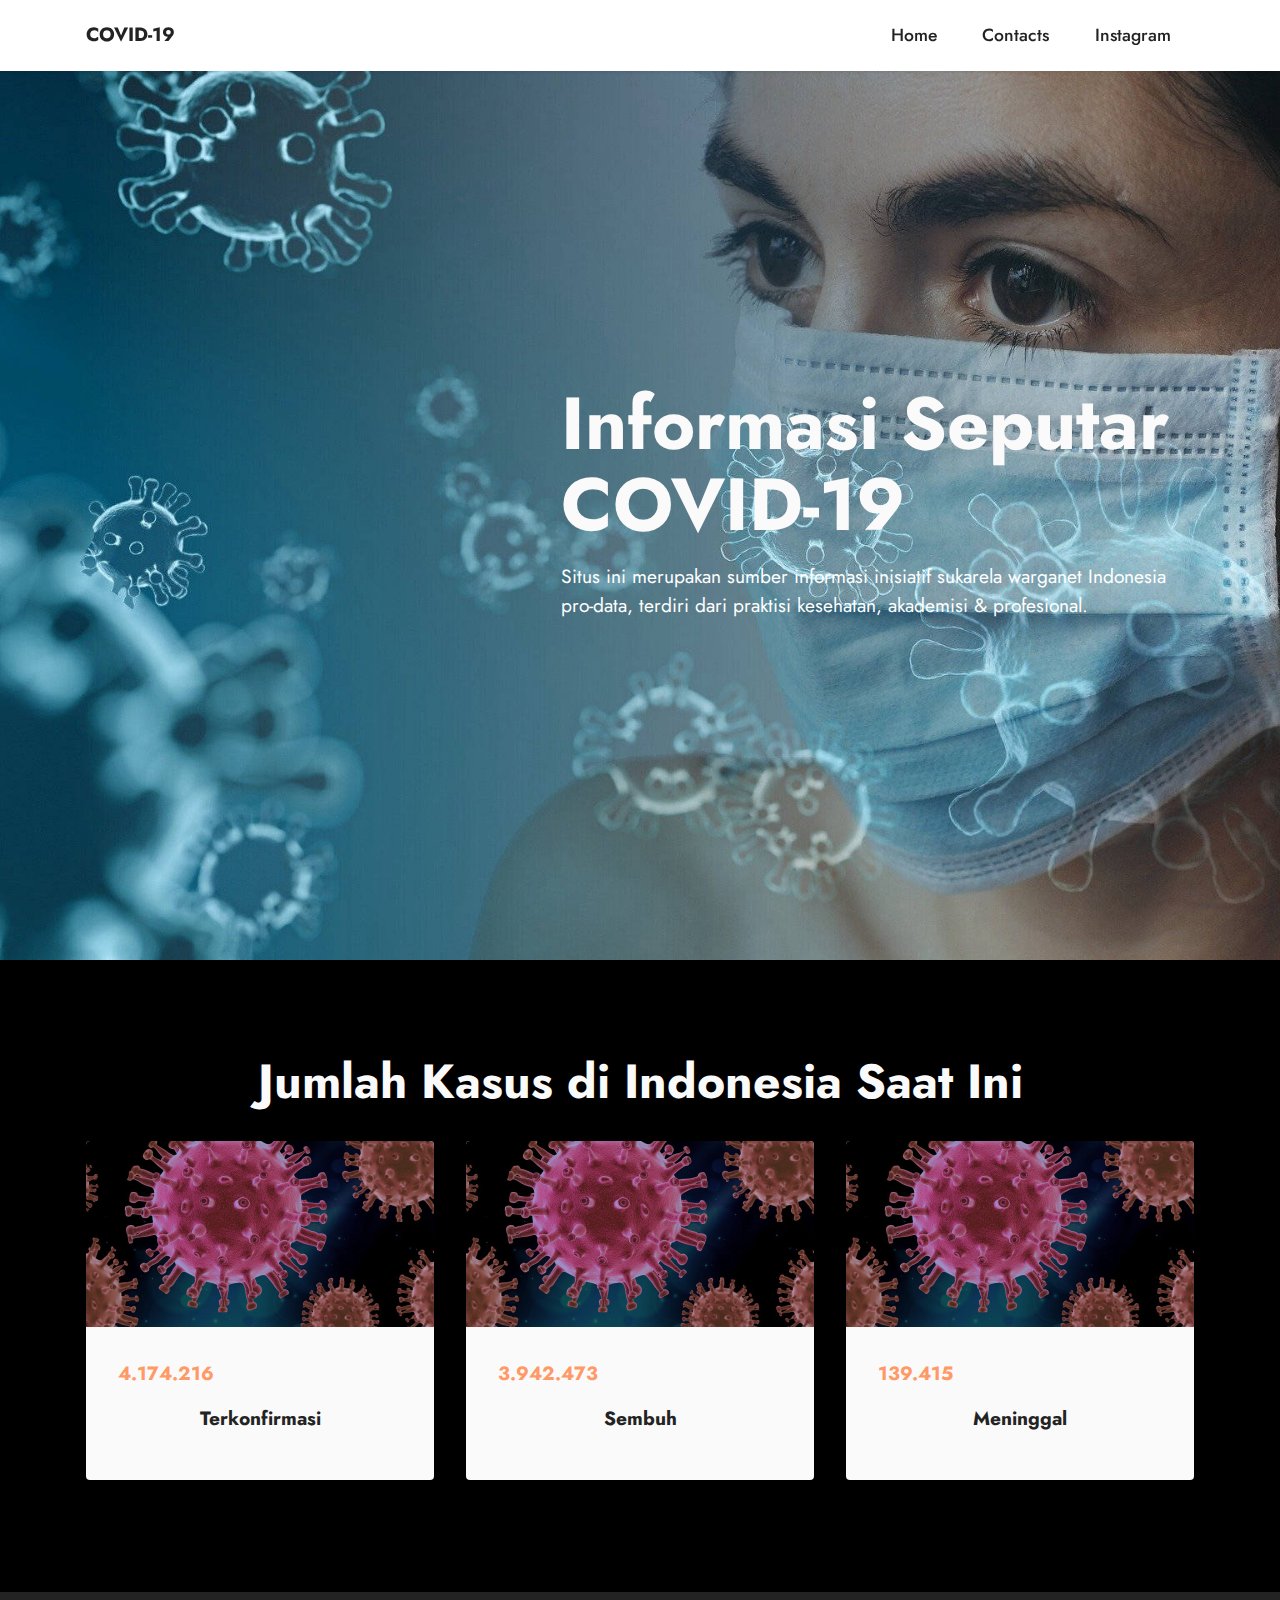
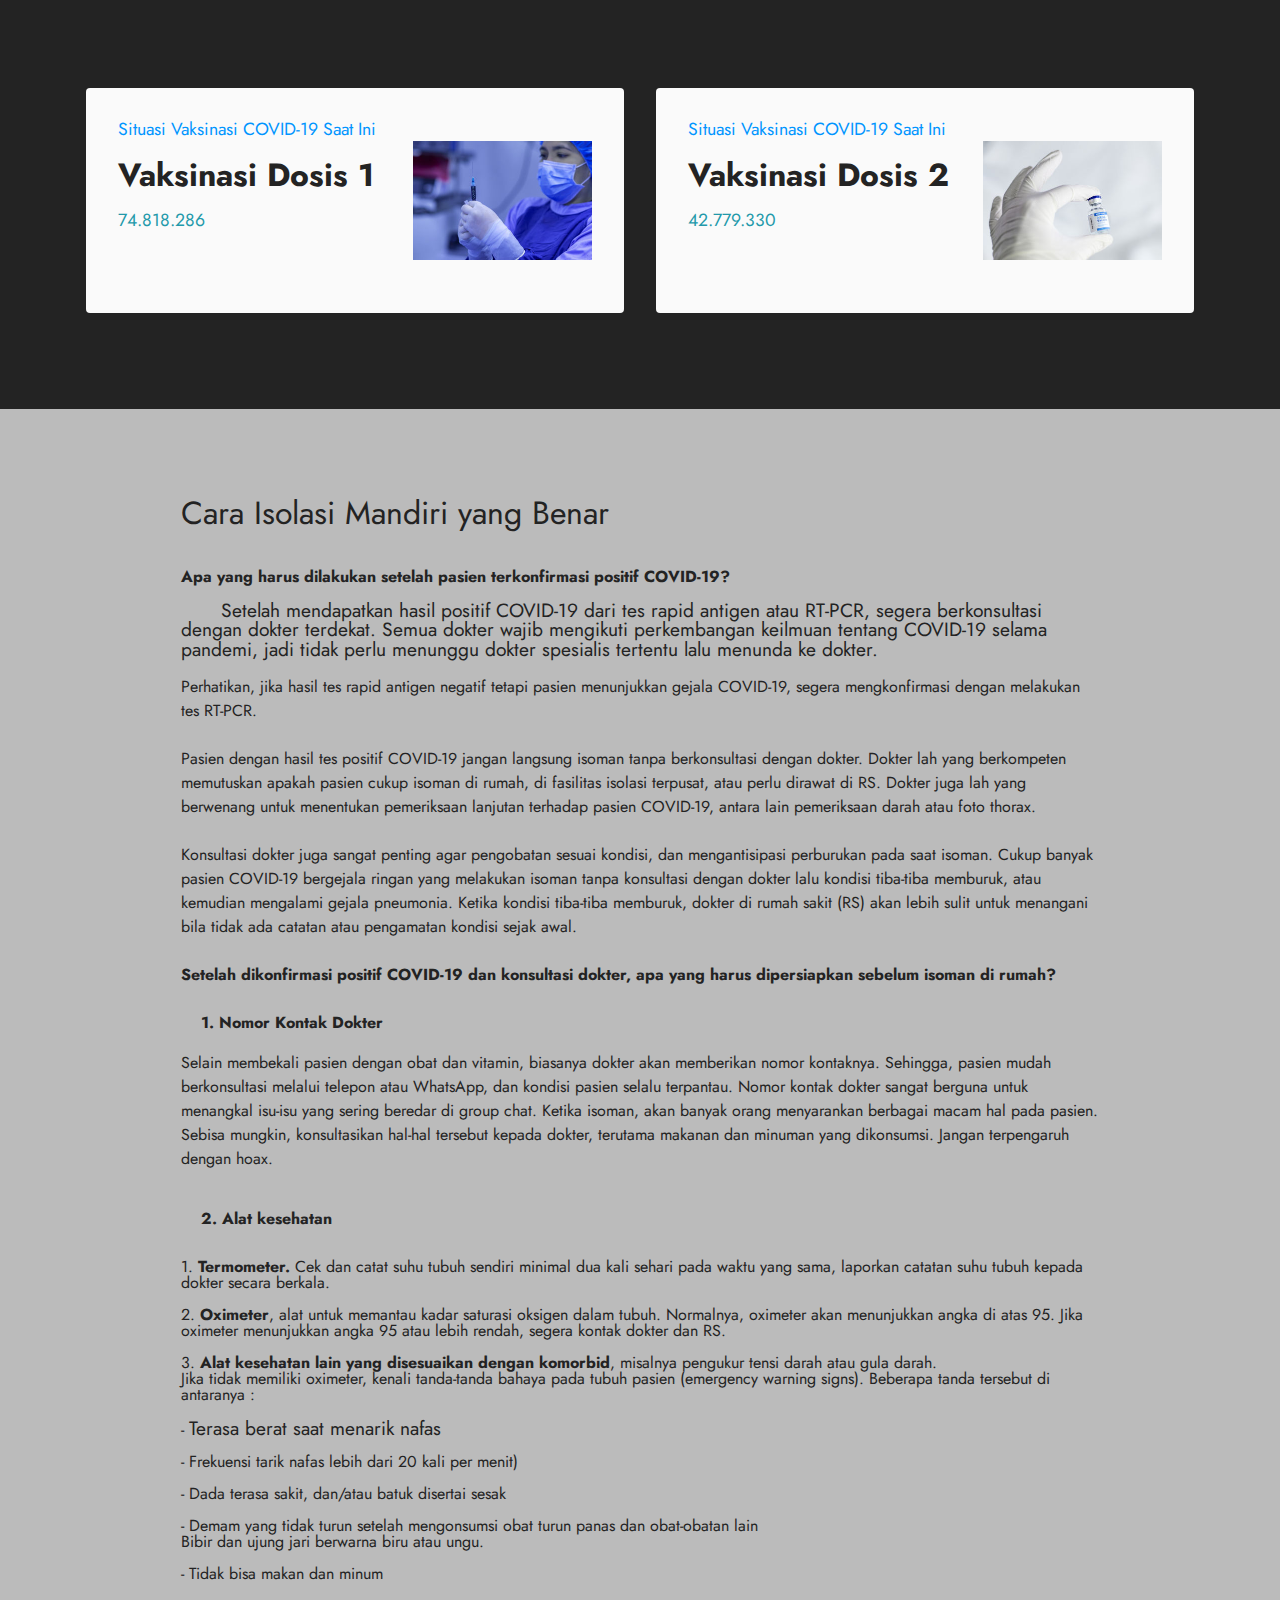
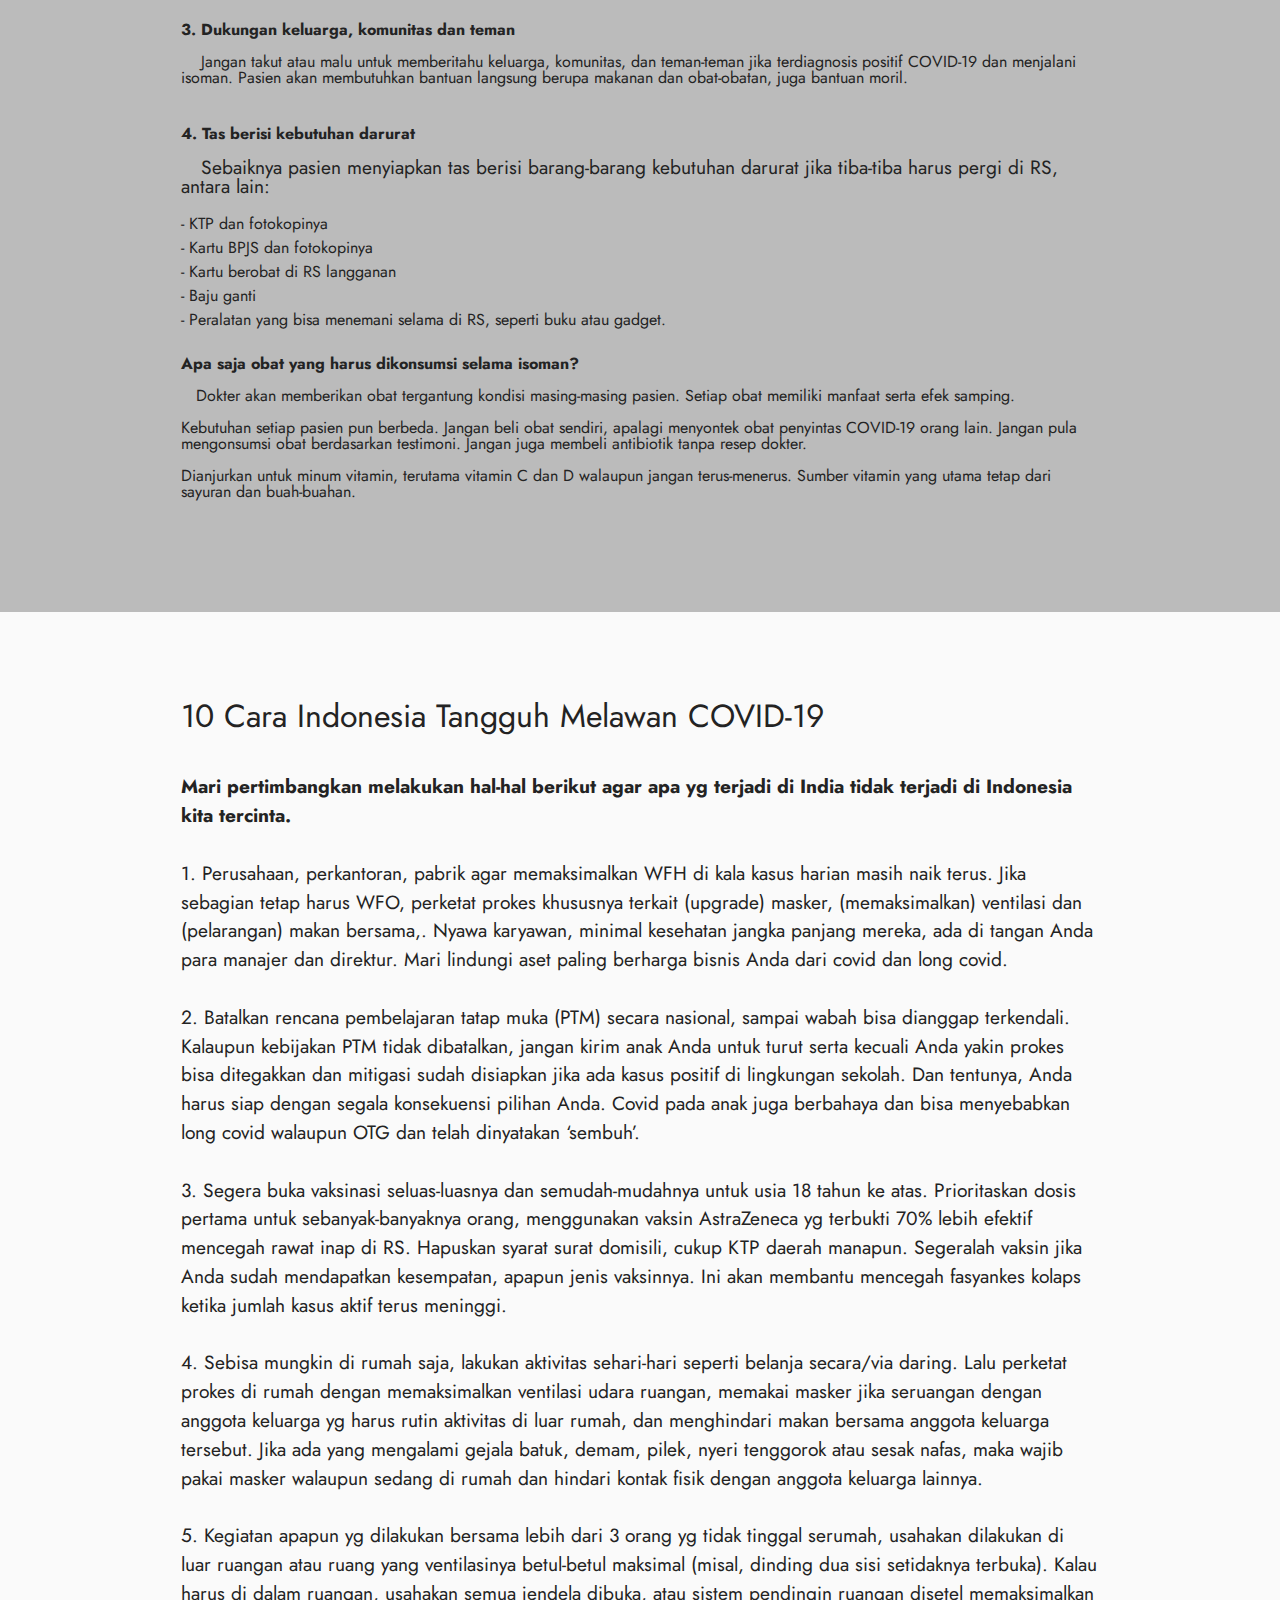
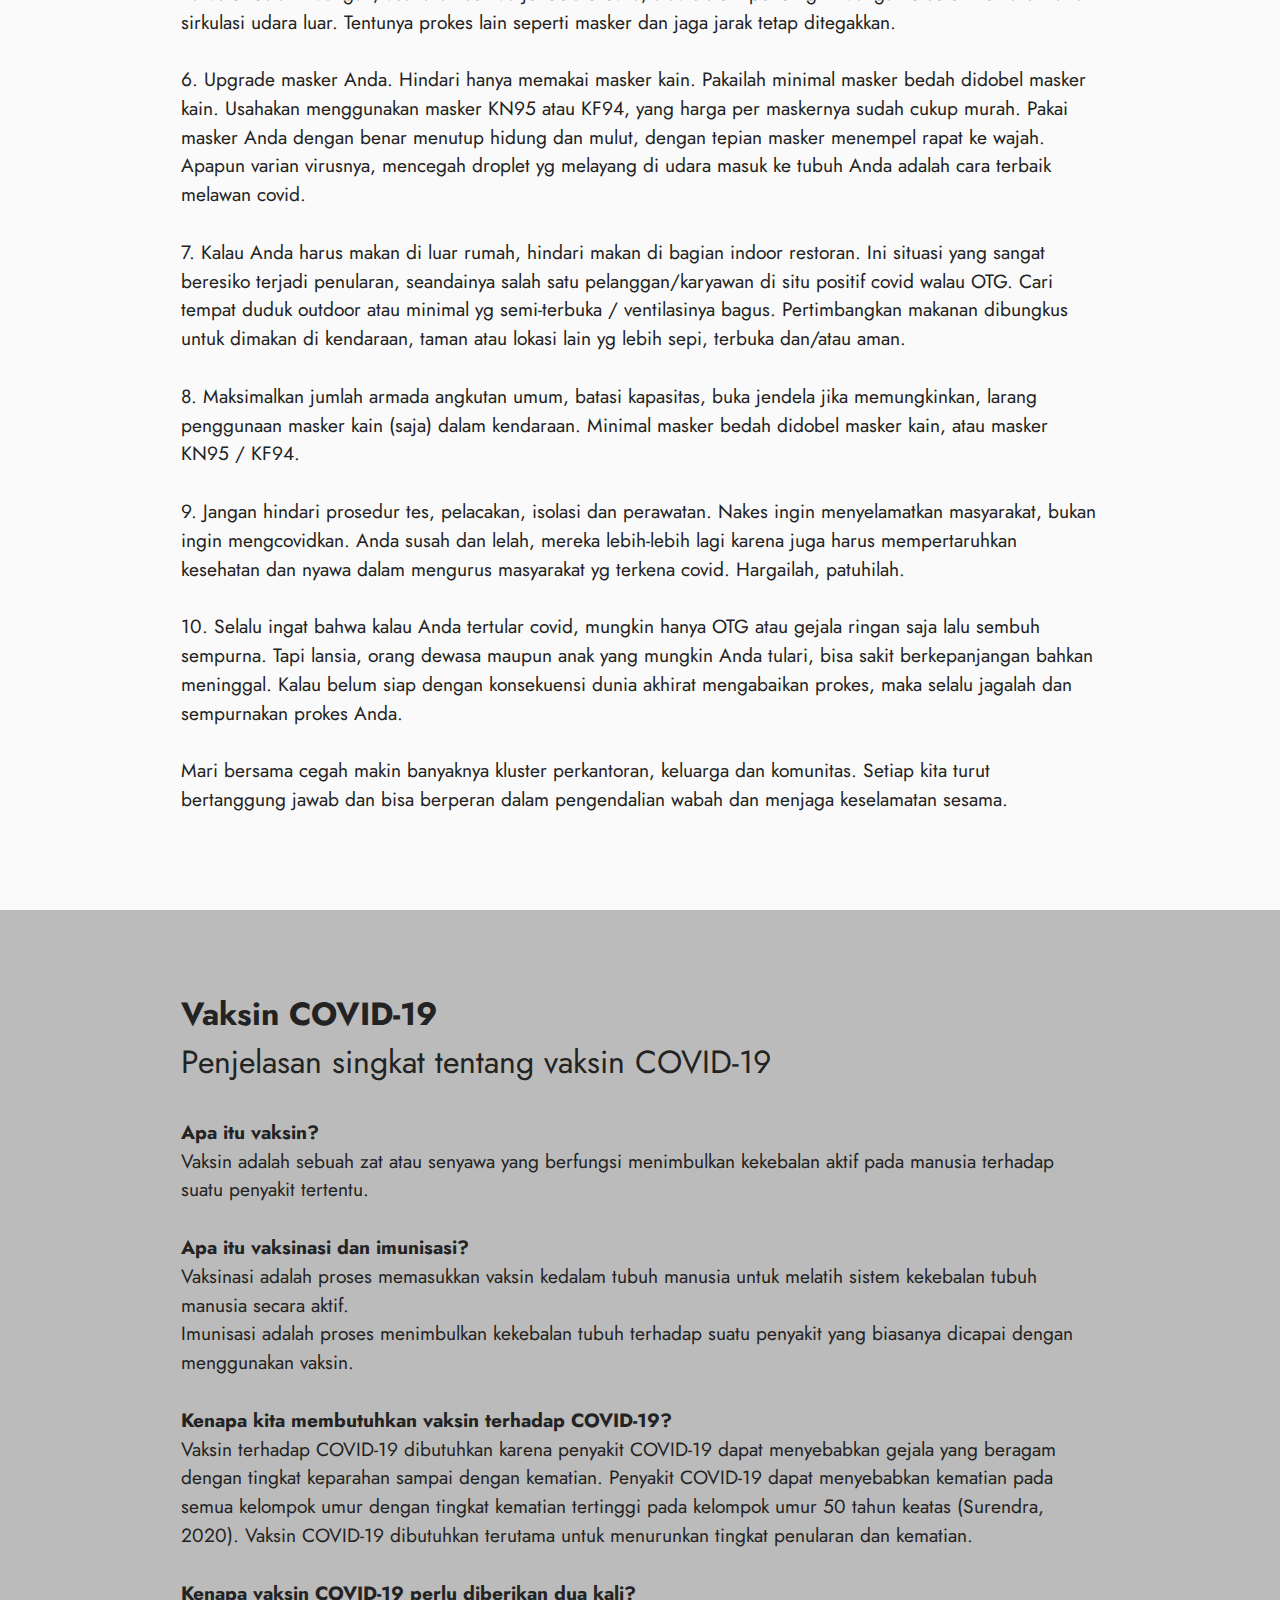
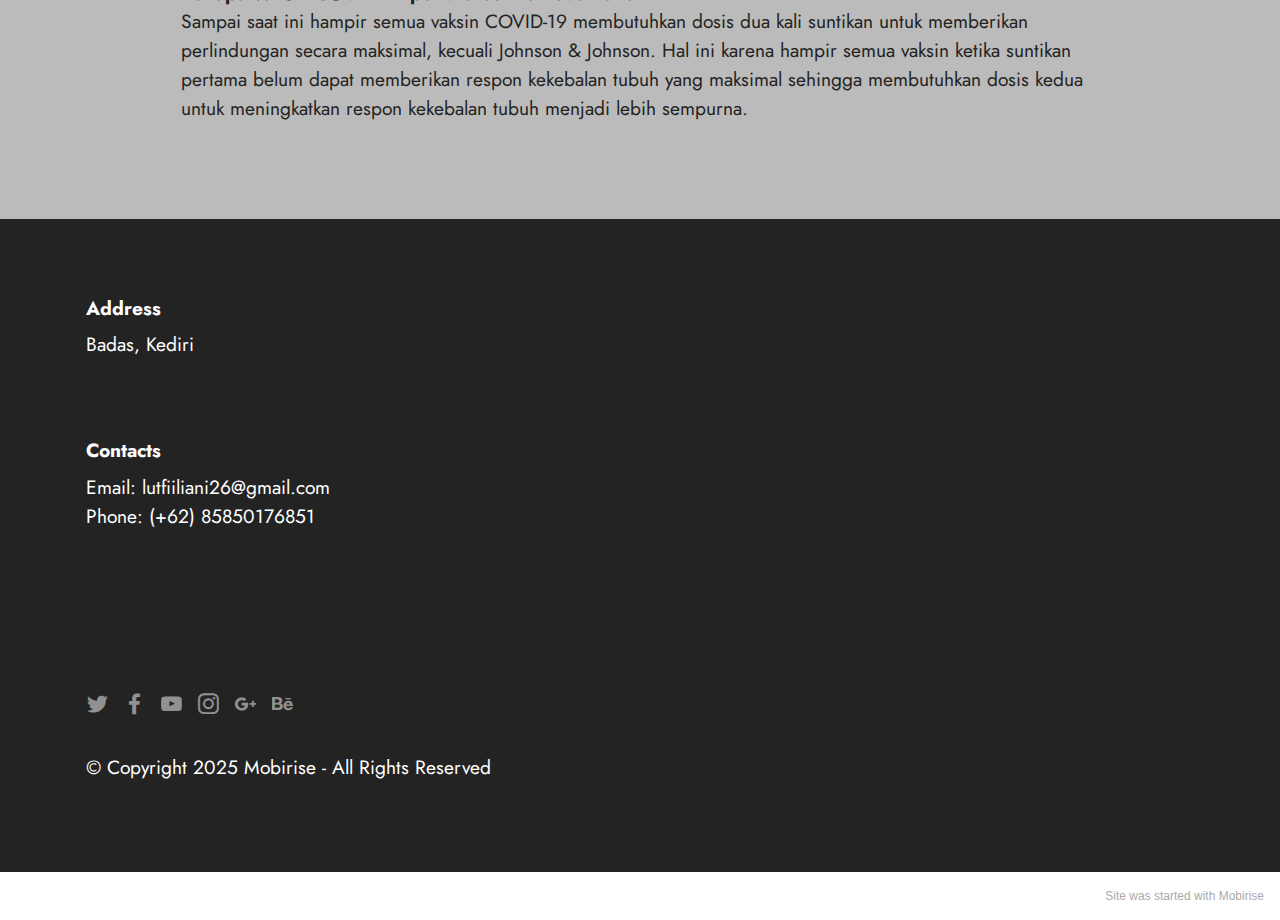
<file: index.html>
<!DOCTYPE html>
<html  >
<head>
  <!-- Site made with Mobirise Website Builder v5.4.1, https://mobirise.com -->
  <meta charset="UTF-8">
  <meta http-equiv="X-UA-Compatible" content="IE=edge">
  <meta name="generator" content="Mobirise v5.4.1, mobirise.com">
  <meta name="viewport" content="width=device-width, initial-scale=1, minimum-scale=1">
  <link rel="shortcut icon" href="assets/images/logo.png" type="image/x-icon">
  <meta name="description" content="">
  
  
  <title>Home</title>
  <link rel="stylesheet" href="assets/web/assets/mobirise-icons2/mobirise2.css">
  <link rel="stylesheet" href="assets/bootstrap/css/bootstrap.min.css">
  <link rel="stylesheet" href="assets/bootstrap/css/bootstrap-grid.min.css">
  <link rel="stylesheet" href="assets/bootstrap/css/bootstrap-reboot.min.css">
  <link rel="stylesheet" href="assets/dropdown/css/style.css">
  <link rel="stylesheet" href="assets/socicon/css/styles.css">
  <link rel="stylesheet" href="assets/theme/css/style.css">
  <link rel="preload" href="https://fonts.googleapis.com/css?family=Jost:100,200,300,400,500,600,700,800,900,100i,200i,300i,400i,500i,600i,700i,800i,900i&display=swap" as="style" onload="this.onload=null;this.rel='stylesheet'">
  <noscript><link rel="stylesheet" href="https://fonts.googleapis.com/css?family=Jost:100,200,300,400,500,600,700,800,900,100i,200i,300i,400i,500i,600i,700i,800i,900i&display=swap"></noscript>
  <link rel="preload" as="style" href="assets/mobirise/css/mbr-additional.css"><link rel="stylesheet" href="assets/mobirise/css/mbr-additional.css" type="text/css">
  
  
  
  
</head>
<body>
  
  <section data-bs-version="5.1" class="menu menu1 cid-sJ30j6XnZl" once="menu" id="menu1-y">
    

    <nav class="navbar navbar-dropdown navbar-fixed-top navbar-expand-lg">
        <div class="container">
            <div class="navbar-brand">
                
                <span class="navbar-caption-wrap"><a class="navbar-caption text-black display-7" href="https://mobiri.se">COVID-19</a></span>
            </div>
            <button class="navbar-toggler" type="button" data-toggle="collapse" data-bs-toggle="collapse" data-target="#navbarSupportedContent" data-bs-target="#navbarSupportedContent" aria-controls="navbarNavAltMarkup" aria-expanded="false" aria-label="Toggle navigation">
                <div class="hamburger">
                    <span></span>
                    <span></span>
                    <span></span>
                    <span></span>
                </div>
            </button>
            <div class="collapse navbar-collapse" id="navbarSupportedContent">
                <ul class="navbar-nav nav-dropdown nav-right" data-app-modern-menu="true"><li class="nav-item"><a class="nav-link link text-black text-primary display-4" href="index.html#header5-z">Home</a></li>
                    <li class="nav-item"><a class="nav-link link text-black text-primary display-4" href="page1.html#top">Contacts</a></li>
                    <li class="nav-item"><a class="nav-link link text-black text-primary display-4" href="https://instagram.com/dellasetyaa">Instagram</a>
                    </li></ul>
                
                
            </div>
        </div>
    </nav>
</section>

<section data-bs-version="5.1" class="header5 cid-sJ30lKPP7W mbr-fullscreen" id="header5-z">

    

    

    <div class="container">
        <div class="row justify-content-end">
            <div class="col-12 col-lg-7">
                <h1 class="mbr-section-title mbr-fonts-style mbr-white mb-3 display-1"><strong>Informasi Seputar COVID-19</strong></h1>
                
                <p class="mbr-text mbr-fonts-style mbr-white display-7">Situs ini merupakan sumber informasi inisiatif sukarela warganet Indonesia pro-data, terdiri dari praktisi kesehatan, akademisi &amp; profesional.</p>
                
            </div>
        </div>
    </div>
</section>

<section data-bs-version="5.1" class="features3 cid-sJ30OXUFjh" id="features3-10">
    
    
    <div class="container">
        <div class="mbr-section-head">
            <h4 class="mbr-section-title mbr-fonts-style align-center mb-0 display-2"><strong>Jumlah Kasus di Indonesia Saat Ini</strong></h4>
            
        </div>
        <div class="row mt-4">
            <div class="item features-image сol-12 col-md-6 col-lg-4">
                <div class="item-wrapper">
                    <div class="item-img">
                        <img src="assets/images/mbr-1-696x372.jpg" alt="">
                    </div>
                    <div class="item-content">
                        <h5 class="item-title mbr-fonts-style display-7"><strong>4.174.216</strong></h5>
                        
                        <p class="mbr-text mbr-fonts-style mt-3 display-7"><strong>Terkonfirmasi</strong></p>
                    </div>
                    
                </div>
            </div>
            <div class="item features-image сol-12 col-md-6 col-lg-4">
                <div class="item-wrapper">
                    <div class="item-img">
                        <img src="assets/images/mbr-696x372.jpg" alt="">
                    </div>
                    <div class="item-content">
                        <h5 class="item-title mbr-fonts-style display-7"><strong>3.942.473</strong></h5>
                        
                        <p class="mbr-text mbr-fonts-style mt-3 display-7"><strong>Sembuh</strong></p>
                    </div>
                    
                </div>
            </div>
            <div class="item features-image сol-12 col-md-6 col-lg-4">
                <div class="item-wrapper">
                    <div class="item-img">
                        <img src="assets/images/mbr-696x372.jpg" alt="">
                    </div>
                    <div class="item-content">
                        <h5 class="item-title mbr-fonts-style display-7"><strong>139.415</strong></h5>
                        
                        <p class="mbr-text mbr-fonts-style mt-3 display-7"><strong>Meninggal</strong></p>
                    </div>
                    
                </div>
            </div>
        </div>
    </div>
</section>

<section data-bs-version="5.1" class="features4 cid-sJ31Zc0OCu" id="features5-11">

    

    
    <div class="container">
        <div class="row">
            <div class="col-12 col-lg-6">
                <div class="card-wrapper">
                    <div class="row">
                        <div class="col-12 col-md-7">
                            <div class="text-wrapper">
                                <h6 class="card-subtitle mbr-fonts-style mb-2 display-4">Situasi Vaksinasi COVID-19 Saat Ini</h6>
                                <h5 class="card-title mbr-fonts-style display-5"><strong>Vaksinasi Dosis 1</strong></h5>
                                <p class="mbr-text mbr-fonts-style mb-5 display-4">74.818.286</p>
                                
                            </div>
                        </div>
                        <div class="col-12 col-md-5">
                            <div class="img-wrapper">
                                <img src="assets/images/mbr-1-357x238.jpg" alt="Mobirise">
                            </div>
                        </div>
                    </div>
                </div>
            </div>
            <div class="col-12 col-lg-6">
                <div class="card-wrapper">
                    <div class="row">
                        <div class="col-12 col-md-7">
                            <div class="text-wrapper">
                                <h6 class="card-subtitle mbr-fonts-style mb-2 display-4">Situasi Vaksinasi COVID-19 Saat Ini</h6>
                                <h5 class="card-title mbr-fonts-style display-5"><strong>Vaksinasi Dosis 2</strong></h5>
                                <p class="mbr-text mbr-fonts-style mb-5 display-4">42.779.330</p>
                                
                            </div>
                        </div>
                        <div class="col-12 col-md-5">
                            <div class="img-wrapper">
                                <img src="assets/images/mbr-357x237.jpg" alt="Mobirise">
                            </div>
                        </div>
                    </div>
                </div>
            </div>
        </div>
    </div>
</section>

<section data-bs-version="5.1" class="content5 cid-sJ34dU5iwQ" id="content5-16">
    
    <div class="container">
        <div class="row justify-content-center">
            <div class="col-md-12 col-lg-10">
                
                <h4 class="mbr-section-subtitle mbr-fonts-style mb-4 display-5">Cara Isolasi Mandiri yang Benar<br></h4>
                <p class="mbr-text mbr-fonts-style display-7"></p><p></p><p></p><p><strong>Apa yang harus dilakukan setelah pasien terkonfirmasi positif COVID-19?</strong><br><br>&nbsp; &nbsp; &nbsp; &nbsp;&nbsp;<span style="font-size: 1.2rem;">Setelah mendapatkan hasil positif COVID-19 dari tes rapid antigen atau RT-PCR, segera berkonsultasi dengan dokter terdekat. Semua dokter wajib mengikuti perkembangan keilmuan tentang COVID-19 selama pandemi, jadi tidak perlu menunggu dokter spesialis tertentu lalu menunda ke dokter.</span></p>Perhatikan, jika hasil tes rapid antigen negatif tetapi pasien menunjukkan gejala COVID-19, segera mengkonfirmasi dengan melakukan tes RT-PCR.
<br>
<br>Pasien dengan hasil tes positif COVID-19 jangan langsung isoman tanpa berkonsultasi dengan dokter. Dokter lah yang berkompeten memutuskan apakah pasien cukup isoman di rumah, di fasilitas isolasi terpusat, atau perlu dirawat di RS. Dokter juga lah yang berwenang untuk menentukan pemeriksaan lanjutan terhadap pasien COVID-19, antara lain pemeriksaan darah atau foto thorax. 
<br>
<br>Konsultasi dokter juga sangat penting agar pengobatan sesuai kondisi, dan mengantisipasi perburukan pada saat isoman. Cukup banyak pasien COVID-19 bergejala ringan yang melakukan isoman tanpa konsultasi dengan dokter lalu kondisi tiba-tiba memburuk, atau kemudian mengalami gejala pneumonia. Ketika kondisi tiba-tiba memburuk, dokter di rumah sakit (RS) akan lebih sulit untuk menangani bila tidak ada catatan atau pengamatan kondisi sejak awal.<br><br><strong>Setelah dikonfirmasi positif COVID-19 dan konsultasi dokter, apa yang harus dipersiapkan sebelum isoman di rumah?<br><br>&nbsp; &nbsp; 1. Nomor Kontak Dokter</strong><br><p></p>Selain membekali pasien dengan obat dan vitamin, biasanya dokter akan memberikan nomor kontaknya. Sehingga, pasien mudah berkonsultasi melalui telepon atau WhatsApp, dan kondisi pasien selalu terpantau. Nomor kontak dokter sangat berguna untuk menangkal isu-isu yang sering beredar di group chat. Ketika isoman, akan banyak orang menyarankan berbagai macam hal pada pasien. Sebisa mungkin, konsultasikan hal-hal tersebut kepada dokter, terutama makanan dan minuman yang dikonsumsi. Jangan  terpengaruh dengan hoax.<br><p></p><br><p><strong>&nbsp; &nbsp; 2. Alat kesehatan</strong></p><p><strong>
</strong><br>1.<strong> Termometer.</strong> Cek dan catat suhu tubuh sendiri minimal dua kali sehari pada waktu yang sama, laporkan catatan suhu tubuh kepada dokter secara berkala.</p><p>2. <strong>Oximeter</strong>, alat untuk memantau kadar saturasi oksigen dalam tubuh. Normalnya, oximeter akan menunjukkan angka di atas 95. Jika oximeter menunjukkan angka 95 atau lebih rendah, segera kontak dokter dan RS.</p><p>3. <strong>Alat kesehatan lain</strong> <strong>yang disesuaikan dengan komorbid</strong>, misalnya pengukur tensi darah atau gula darah. 
<br>Jika tidak memiliki oximeter, kenali tanda-tanda bahaya pada tubuh pasien (emergency warning signs). Beberapa tanda tersebut di antaranya : 
<br>
<br>-&nbsp;<span style="font-size: 1.2rem;">Terasa berat saat menarik nafas</span></p><p>- Frekuensi tarik nafas lebih dari 20 kali per menit)</p><p>- Dada terasa sakit, dan/atau batuk disertai sesak</p><p>- Demam yang tidak turun setelah mengonsumsi obat turun panas dan obat-obatan lain
<br>Bibir dan ujung jari berwarna biru atau ungu.</p><p>- Tidak bisa makan dan minum</p><br><p><strong>3.&nbsp;Dukungan keluarga, komunitas dan teman</strong></p><p>&nbsp;&nbsp;&nbsp;&nbsp;Jangan takut atau malu untuk memberitahu keluarga, komunitas, dan teman-teman jika terdiagnosis positif COVID-19 dan menjalani isoman. Pasien akan membutuhkan bantuan langsung berupa makanan dan obat-obatan, juga bantuan moril.</p><br><p><strong>4.&nbsp;Tas</strong> <strong>berisi kebutuhan darurat</strong></p><p>&nbsp; &nbsp;&nbsp;<span style="font-size: 1.2rem;">Sebaiknya pasien menyiapkan tas berisi barang-barang kebutuhan darurat jika tiba-tiba harus pergi di RS, antara lain:</span></p>- KTP dan fotokopinya
<br>- Kartu BPJS dan fotokopinya 
<br>- Kartu berobat di RS langganan
<br>- Baju ganti
<br>- Peralatan yang bisa menemani selama di RS, seperti buku atau gadget.&nbsp;<br><br><p><strong>Apa saja obat yang harus dikonsumsi selama isoman?</strong></p><p>&nbsp; &nbsp;Dokter akan memberikan obat tergantung kondisi masing-masing pasien. Setiap obat memiliki manfaat serta efek samping. 
<br>
<br>Kebutuhan setiap pasien pun berbeda. Jangan beli obat sendiri,  apalagi menyontek obat penyintas COVID-19 orang lain. Jangan pula mengonsumsi obat berdasarkan testimoni. Jangan juga membeli antibiotik tanpa resep dokter. 
<br>
<br>Dianjurkan untuk minum vitamin, terutama vitamin C dan D walaupun jangan terus-menerus. Sumber vitamin yang utama tetap dari sayuran dan buah-buahan.&nbsp;<strong><br></strong><br></p><p></p>
            </div>
        </div>
    </div>
</section>

<section data-bs-version="5.1" class="content5 cid-sJ3aZFRXaF" id="content5-17">
    
    <div class="container">
        <div class="row justify-content-center">
            <div class="col-md-12 col-lg-10">
                
                <h4 class="mbr-section-subtitle mbr-fonts-style mb-4 display-5">10 Cara Indonesia Tangguh Melawan COVID-19</h4>
                <p class="mbr-text mbr-fonts-style display-7"><strong>Mari pertimbangkan melakukan hal-hal berikut agar apa yg terjadi di India tidak terjadi di Indonesia kita tercinta.</strong><br><br>1. Perusahaan, perkantoran, pabrik agar memaksimalkan WFH di kala kasus harian masih naik terus. Jika sebagian tetap harus WFO, perketat prokes khususnya terkait (upgrade) masker, (memaksimalkan) ventilasi dan (pelarangan) makan bersama,. Nyawa karyawan, minimal kesehatan jangka panjang mereka, ada di tangan Anda para manajer dan direktur. Mari lindungi aset paling berharga bisnis Anda dari covid dan long covid.
<br>
<br>2. Batalkan rencana pembelajaran tatap muka (PTM) secara nasional, sampai wabah bisa dianggap terkendali. Kalaupun kebijakan PTM tidak dibatalkan, jangan kirim anak Anda untuk turut serta kecuali Anda yakin prokes bisa ditegakkan dan mitigasi sudah disiapkan jika ada kasus positif di lingkungan sekolah. Dan tentunya, Anda harus siap dengan segala konsekuensi pilihan Anda. Covid pada anak juga berbahaya dan bisa menyebabkan long covid walaupun OTG dan telah dinyatakan ‘sembuh’.
<br>
<br>3. Segera buka vaksinasi seluas-luasnya dan semudah-mudahnya untuk usia 18 tahun ke atas. Prioritaskan dosis pertama untuk sebanyak-banyaknya orang, menggunakan vaksin AstraZeneca yg terbukti 70% lebih efektif mencegah rawat inap di RS. Hapuskan syarat surat domisili, cukup KTP daerah manapun. Segeralah vaksin jika Anda sudah mendapatkan kesempatan, apapun jenis vaksinnya. Ini akan membantu mencegah fasyankes kolaps ketika jumlah kasus aktif terus meninggi.
<br>
<br>4. Sebisa mungkin di rumah saja, lakukan aktivitas sehari-hari seperti belanja secara/via daring. Lalu perketat prokes di rumah dengan memaksimalkan ventilasi udara ruangan, memakai masker jika seruangan dengan anggota keluarga yg harus rutin aktivitas di luar rumah, dan menghindari makan bersama anggota keluarga tersebut. Jika ada yang mengalami gejala batuk, demam, pilek, nyeri tenggorok atau sesak nafas, maka wajib pakai masker walaupun sedang di rumah dan hindari kontak fisik dengan anggota keluarga lainnya.
<br>
<br>5. Kegiatan apapun yg dilakukan bersama lebih dari 3 orang yg tidak tinggal serumah, usahakan dilakukan di luar ruangan atau ruang yang ventilasinya betul-betul maksimal (misal, dinding dua sisi setidaknya terbuka). Kalau harus di dalam ruangan, usahakan semua jendela dibuka, atau sistem pendingin ruangan disetel memaksimalkan sirkulasi udara luar. Tentunya prokes lain seperti masker dan jaga jarak tetap ditegakkan.
<br>
<br>6. Upgrade masker Anda. Hindari hanya memakai masker kain. Pakailah minimal masker bedah didobel masker kain. Usahakan menggunakan masker KN95 atau KF94, yang harga per maskernya sudah cukup murah. Pakai masker Anda dengan benar menutup hidung dan mulut, dengan tepian masker menempel rapat ke wajah. Apapun varian virusnya, mencegah droplet yg melayang di udara masuk ke tubuh Anda adalah cara terbaik melawan covid.
<br>
<br>7. Kalau Anda harus makan di luar rumah, hindari makan di bagian indoor restoran. Ini situasi yang sangat beresiko terjadi penularan, seandainya salah satu pelanggan/karyawan di situ positif covid walau OTG. Cari tempat duduk outdoor atau minimal yg semi-terbuka / ventilasinya bagus. Pertimbangkan makanan dibungkus untuk dimakan di kendaraan, taman atau lokasi lain yg lebih sepi, terbuka dan/atau aman.
<br>
<br>8. Maksimalkan jumlah armada angkutan umum, batasi kapasitas, buka jendela jika memungkinkan, larang penggunaan masker kain (saja) dalam kendaraan. Minimal masker bedah didobel masker kain, atau masker KN95 / KF94.
<br>
<br>9. Jangan hindari prosedur tes, pelacakan, isolasi dan perawatan. Nakes ingin menyelamatkan masyarakat, bukan ingin mengcovidkan. Anda susah dan lelah, mereka lebih-lebih lagi karena juga harus mempertaruhkan kesehatan dan nyawa dalam mengurus masyarakat yg terkena covid. Hargailah, patuhilah.
<br>
<br>10. Selalu ingat bahwa kalau Anda tertular covid, mungkin hanya OTG atau gejala ringan saja lalu sembuh sempurna. Tapi lansia, orang dewasa maupun anak yang mungkin Anda tulari, bisa sakit berkepanjangan bahkan meninggal. Kalau belum siap dengan konsekuensi dunia akhirat mengabaikan prokes, maka selalu jagalah dan sempurnakan prokes Anda.
<br>
<br>Mari bersama cegah makin banyaknya kluster perkantoran, keluarga dan komunitas. Setiap kita turut bertanggung jawab dan bisa berperan dalam pengendalian wabah dan menjaga keselamatan sesama.<strong><br></strong></p>
            </div>
        </div>
    </div>
</section>

<section data-bs-version="5.1" class="content5 cid-sJ3cQLRVNG" id="content5-19">
    
    <div class="container">
        <div class="row justify-content-center">
            <div class="col-md-12 col-lg-10">
                
                <h4 class="mbr-section-subtitle mbr-fonts-style mb-4 display-5"><strong>Vaksin COVID-19
</strong><div>Penjelasan singkat tentang vaksin COVID-19</div><div>
</div></h4>
                <p class="mbr-text mbr-fonts-style display-7"><strong>Apa itu vaksin?</strong><br>Vaksin adalah sebuah zat atau senyawa yang berfungsi menimbulkan kekebalan aktif pada manusia terhadap suatu penyakit tertentu.
<br>
<strong><br>Apa itu vaksinasi dan imunisasi?</strong><br>Vaksinasi adalah proses memasukkan vaksin kedalam tubuh manusia untuk melatih sistem kekebalan tubuh manusia secara aktif.<br>Imunisasi adalah proses menimbulkan kekebalan tubuh terhadap suatu penyakit yang biasanya dicapai dengan menggunakan vaksin.<br><br><strong>Kenapa kita membutuhkan vaksin terhadap COVID-19?
</strong><br>Vaksin terhadap COVID-19 dibutuhkan karena penyakit COVID-19 dapat menyebabkan gejala yang beragam dengan tingkat keparahan sampai dengan kematian. Penyakit COVID-19 dapat menyebabkan kematian pada semua kelompok umur dengan tingkat kematian tertinggi pada kelompok umur 50 tahun keatas (Surendra, 2020). Vaksin COVID-19 dibutuhkan terutama untuk menurunkan tingkat penularan dan kematian.&nbsp;<br><br><strong>Kenapa vaksin COVID-19 perlu diberikan dua kali?</strong><br>Sampai saat ini hampir semua vaksin COVID-19 membutuhkan dosis dua kali suntikan untuk memberikan perlindungan secara maksimal, kecuali Johnson &amp; Johnson. Hal ini karena hampir semua vaksin ketika suntikan pertama belum dapat memberikan respon kekebalan tubuh yang maksimal sehingga membutuhkan dosis kedua untuk meningkatkan respon kekebalan tubuh menjadi lebih sempurna.<br></p>
            </div>
        </div>
    </div>
</section>

<section data-bs-version="5.1" class="footer6 cid-sJ3eu2KYSE" once="footers" id="footer6-1a">

    

    

    <div class="container">
        <div class="row content mbr-white">
            <div class="col-12 col-md-3 mbr-fonts-style display-7">
                <h5 class="mbr-section-subtitle mbr-fonts-style mb-2 display-7">
                    <strong>Address</strong>
                </h5>
                <p class="mbr-text mbr-fonts-style display-7">Badas, Kediri</p> <br>
                <h5 class="mbr-section-subtitle mbr-fonts-style mb-2 mt-4 display-7">
                    <strong>Contacts</strong>
                </h5>
                <p class="mbr-text mbr-fonts-style mb-4 display-7">
                    Email: lutfiiliani26@gmail.com<br>
                    Phone: (+62) 85850176851<br><br></p>
            </div>
            <div class="col-12 col-md-3 mbr-fonts-style display-7">
                <h5 class="mbr-section-subtitle mbr-fonts-style mb-2 display-7"></h5>
                <ul class="list mbr-fonts-style mb-4 display-4"></ul>
                <h5 class="mbr-section-subtitle mbr-fonts-style mb-2 mt-5 display-7"></h5>
                <p class="mbr-text mbr-fonts-style mb-4 display-7"></p>
            </div>
            <div class="col-12 col-md-6">
                <div class="google-map"><iframe frameborder="0" style="border:0" src="https://www.google.com/maps/embed/v1/place?key=AIzaSyDk89J4FSunMF33ruMVWJaJht_Ro0kvoXs&amp;q=BLK KEDIRI" allowfullscreen=""></iframe></div>
            </div>
            <div class="col-md-6">
                <div class="social-list align-left">
                    <div class="soc-item">
                        <a href="https://twitter.com/mobirise" target="_blank">
                            <span class="socicon-twitter socicon mbr-iconfont mbr-iconfont-social"></span>
                        </a>
                    </div>
                    <div class="soc-item">
                        <a href="https://www.facebook.com/pages/Mobirise/1616226671953247" target="_blank">
                            <span class="socicon-facebook socicon mbr-iconfont mbr-iconfont-social"></span>
                        </a>
                    </div>
                    <div class="soc-item">
                        <a href="https://www.youtube.com/c/mobirise" target="_blank">
                            <span class="socicon-youtube socicon mbr-iconfont mbr-iconfont-social"></span>
                        </a>
                    </div>
                    <div class="soc-item">
                        <a href="https://instagram.com/mobirise" target="_blank">
                            <span class="socicon-instagram socicon mbr-iconfont mbr-iconfont-social"></span>
                        </a>
                    </div>
                    <div class="soc-item">
                        <a href="https://plus.google.com/u/0/+Mobirise" target="_blank">
                            <span class="socicon-googleplus socicon mbr-iconfont mbr-iconfont-social"></span>
                        </a>
                    </div>
                    <div class="soc-item">
                        <a href="https://www.behance.net/Mobirise" target="_blank">
                            <span class="socicon-behance socicon mbr-iconfont mbr-iconfont-social"></span>
                        </a>
                    </div>
                </div>
            </div>
        </div>
        <div class="footer-lower">
            <div class="media-container-row">
                <div class="col-sm-12">
                    <hr>
                </div>
            </div>
            <div class="col-sm-12 copyright pl-0">
                <p class="mbr-text mbr-fonts-style mbr-white display-7">
                    © Copyright 2025 Mobirise - All Rights Reserved
                </p>
            </div>
        </div>
    </div>
</section><section style="background-color: #fff; font-family: -apple-system, BlinkMacSystemFont, 'Segoe UI', 'Roboto', 'Helvetica Neue', Arial, sans-serif; color:#aaa; font-size:12px; padding: 0; align-items: center; display: flex;"><a href="https://mobirise.site/g" style="flex: 1 1; height: 3rem; padding-left: 1rem;"></a><p style="flex: 0 0 auto; margin:0; padding-right:1rem;">Site <a href="https://mobirise.site/f" style="color:#aaa;">was started</a> with Mobirise</p></section><script src="assets/bootstrap/js/bootstrap.bundle.min.js"></script>  <script src="assets/smoothscroll/smooth-scroll.js"></script>  <script src="assets/ytplayer/index.js"></script>  <script src="assets/dropdown/js/navbar-dropdown.js"></script>  <script src="assets/theme/js/script.js"></script>  
  
  
</body>
</html>
</file>
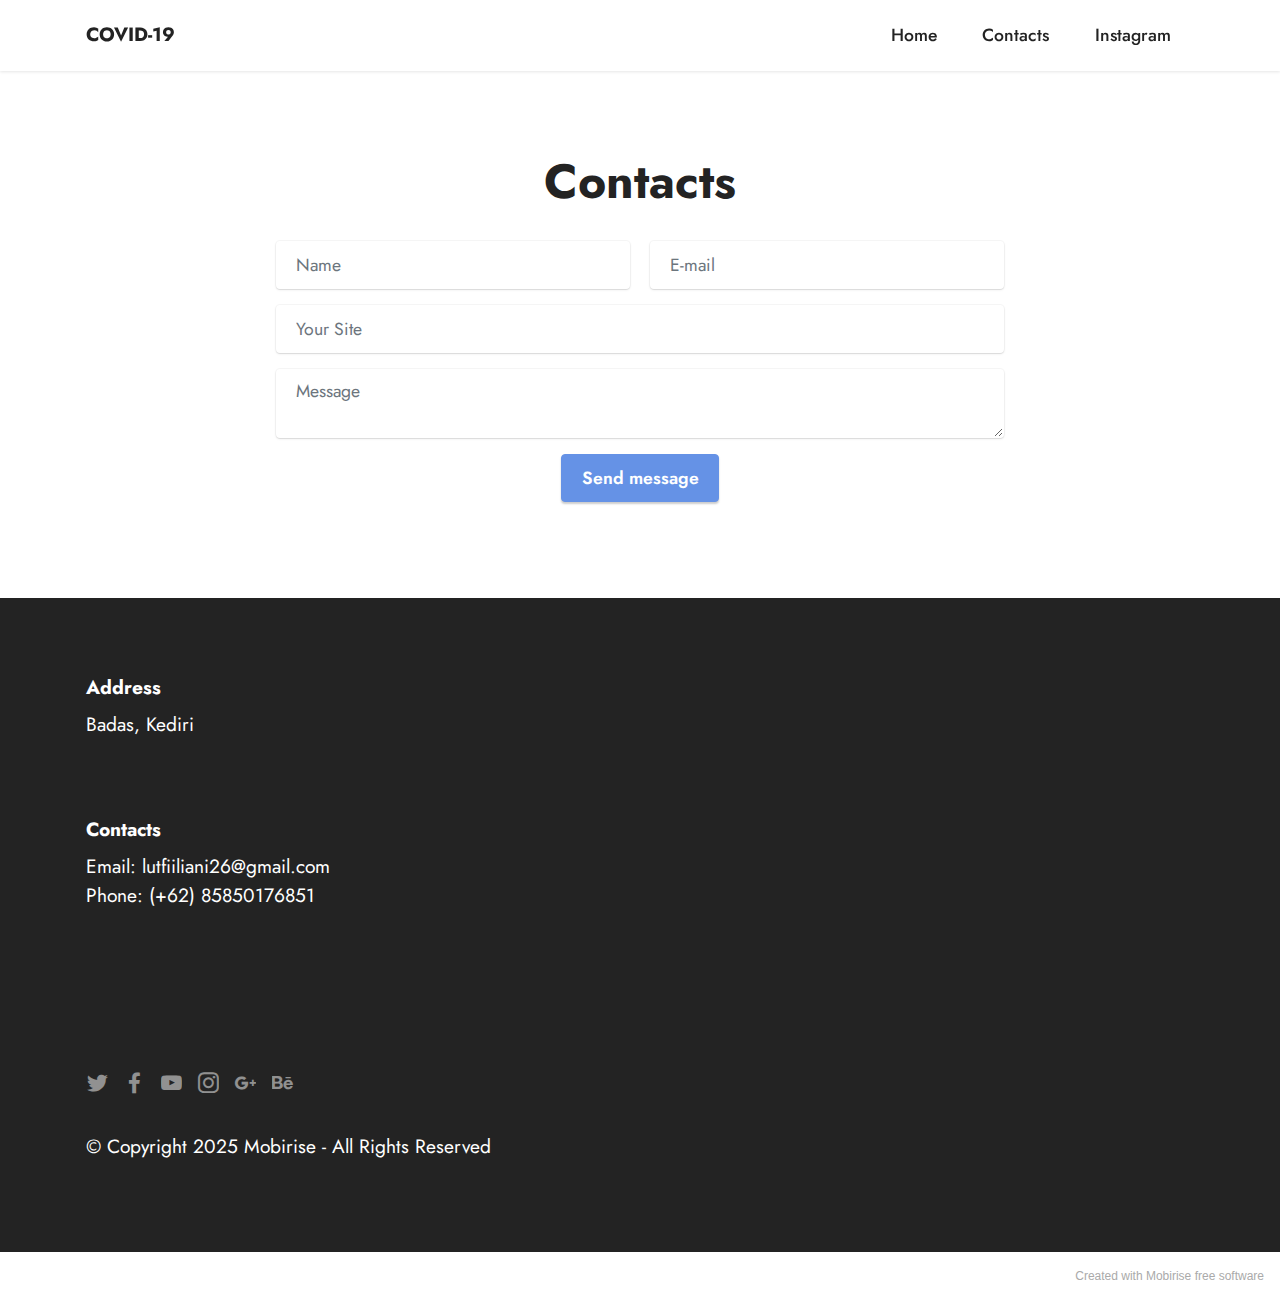
<file: page1.html>
<!DOCTYPE html>
<html  >
<head>
  <!-- Site made with Mobirise Website Builder v5.4.1, https://mobirise.com -->
  <meta charset="UTF-8">
  <meta http-equiv="X-UA-Compatible" content="IE=edge">
  <meta name="generator" content="Mobirise v5.4.1, mobirise.com">
  <meta name="viewport" content="width=device-width, initial-scale=1, minimum-scale=1">
  <link rel="shortcut icon" href="assets/images/logo.png" type="image/x-icon">
  <meta name="description" content="">
  
  
  <title>contats</title>
  <link rel="stylesheet" href="assets/bootstrap/css/bootstrap.min.css">
  <link rel="stylesheet" href="assets/bootstrap/css/bootstrap-grid.min.css">
  <link rel="stylesheet" href="assets/bootstrap/css/bootstrap-reboot.min.css">
  <link rel="stylesheet" href="assets/dropdown/css/style.css">
  <link rel="stylesheet" href="assets/socicon/css/styles.css">
  <link rel="stylesheet" href="assets/theme/css/style.css">
  <link rel="preload" href="https://fonts.googleapis.com/css?family=Jost:100,200,300,400,500,600,700,800,900,100i,200i,300i,400i,500i,600i,700i,800i,900i&display=swap" as="style" onload="this.onload=null;this.rel='stylesheet'">
  <noscript><link rel="stylesheet" href="https://fonts.googleapis.com/css?family=Jost:100,200,300,400,500,600,700,800,900,100i,200i,300i,400i,500i,600i,700i,800i,900i&display=swap"></noscript>
  <link rel="preload" as="style" href="assets/mobirise/css/mbr-additional.css"><link rel="stylesheet" href="assets/mobirise/css/mbr-additional.css" type="text/css">
  
  
  
  
</head>
<body>
  
  <section data-bs-version="5.1" class="menu menu1 cid-sJ30j6XnZl" once="menu" id="menu1-1c">
    

    <nav class="navbar navbar-dropdown navbar-fixed-top navbar-expand-lg">
        <div class="container">
            <div class="navbar-brand">
                
                <span class="navbar-caption-wrap"><a class="navbar-caption text-black display-7" href="https://mobiri.se">COVID-19</a></span>
            </div>
            <button class="navbar-toggler" type="button" data-toggle="collapse" data-bs-toggle="collapse" data-target="#navbarSupportedContent" data-bs-target="#navbarSupportedContent" aria-controls="navbarNavAltMarkup" aria-expanded="false" aria-label="Toggle navigation">
                <div class="hamburger">
                    <span></span>
                    <span></span>
                    <span></span>
                    <span></span>
                </div>
            </button>
            <div class="collapse navbar-collapse" id="navbarSupportedContent">
                <ul class="navbar-nav nav-dropdown nav-right" data-app-modern-menu="true"><li class="nav-item"><a class="nav-link link text-black text-primary display-4" href="index.html#header5-z">Home</a></li>
                    <li class="nav-item"><a class="nav-link link text-black text-primary display-4" href="page1.html#top">Contacts</a></li>
                    <li class="nav-item"><a class="nav-link link text-black text-primary display-4" href="https://instagram.com/dellasetyaa">Instagram</a>
                    </li></ul>
                
                
            </div>
        </div>
    </nav>
</section>

<section data-bs-version="5.1" class="form5 cid-sJ3g5xXPlD" id="form5-1e">
    
    
    <div class="container">
        <div class="mbr-section-head">
            <h3 class="mbr-section-title mbr-fonts-style align-center mb-0 display-2">
                <strong>Contacts</strong>
            </h3>
            
        </div>
        <div class="row justify-content-center mt-4">
            <div class="col-lg-8 mx-auto mbr-form" data-form-type="formoid">
                <form action="https://mobirise.eu/" method="POST" class="mbr-form form-with-styler" data-form-title="Form Name"><input type="hidden" name="email" data-form-email="true" value="CLyLYBA5Q5+/nN7F6N6bO2RmrRTYOlVzIba5nmHMAeA2qXtip/LNdAklj+pq5gMezIZRXefJX+1/KkLLd/xraxn9MuPZGWDa7gH65ZCK+FWTTPwzb9oY2GDj8lGduvlV">
                    <div class="row">
                        <div hidden="hidden" data-form-alert="" class="alert alert-success col-12">Thanks for filling out
                            the form!</div>
                        <div hidden="hidden" data-form-alert-danger="" class="alert alert-danger col-12">Oops...! some
                            problem!</div>
                    </div>
                    <div class="dragArea row">
                        <div class="col-md col-sm-12 form-group mb-3" data-for="name">
                            <input type="text" name="name" placeholder="Name" data-form-field="name" class="form-control" value="" id="name-form5-1e">
                        </div>
                        <div class="col-md col-sm-12 form-group mb-3" data-for="email">
                            <input type="email" name="email" placeholder="E-mail" data-form-field="email" class="form-control" value="" id="email-form5-1e">
                        </div>
                        <div class="col-12 form-group mb-3" data-for="url">
                            <input type="url" name="url" placeholder="Your Site" data-form-field="url" class="form-control" value="" id="url-form5-1e">
                        </div>
                        <div class="col-12 form-group mb-3" data-for="textarea">
                            <textarea name="textarea" placeholder="Message" data-form-field="textarea" class="form-control" id="textarea-form5-1e"></textarea>
                        </div>
                        <div class="col-lg-12 col-md-12 col-sm-12 align-center mbr-section-btn">
                            <button type="submit" class="btn btn-primary display-4">Send message</button>
                        </div>
                    </div>
                </form>
            </div>
        </div>
    </div>
</section>

<section data-bs-version="5.1" class="footer6 cid-sJ3eu2KYSE" once="footers" id="footer6-1d">

    

    

    <div class="container">
        <div class="row content mbr-white">
            <div class="col-12 col-md-3 mbr-fonts-style display-7">
                <h5 class="mbr-section-subtitle mbr-fonts-style mb-2 display-7">
                    <strong>Address</strong>
                </h5>
                <p class="mbr-text mbr-fonts-style display-7">Badas, Kediri</p> <br>
                <h5 class="mbr-section-subtitle mbr-fonts-style mb-2 mt-4 display-7">
                    <strong>Contacts</strong>
                </h5>
                <p class="mbr-text mbr-fonts-style mb-4 display-7">
                    Email: lutfiiliani26@gmail.com<br>
                    Phone: (+62) 85850176851<br><br></p>
            </div>
            <div class="col-12 col-md-3 mbr-fonts-style display-7">
                <h5 class="mbr-section-subtitle mbr-fonts-style mb-2 display-7"></h5>
                <ul class="list mbr-fonts-style mb-4 display-4"></ul>
                <h5 class="mbr-section-subtitle mbr-fonts-style mb-2 mt-5 display-7"></h5>
                <p class="mbr-text mbr-fonts-style mb-4 display-7"></p>
            </div>
            <div class="col-12 col-md-6">
                <div class="google-map"><iframe frameborder="0" style="border:0" src="https://www.google.com/maps/embed/v1/place?key=AIzaSyCZI5F_k6S1k46ujh0SNrapM89f7mJxd30&amp;q=BLK KEDIRI" allowfullscreen=""></iframe></div>
            </div>
            <div class="col-md-6">
                <div class="social-list align-left">
                    <div class="soc-item">
                        <a href="https://twitter.com/mobirise" target="_blank">
                            <span class="socicon-twitter socicon mbr-iconfont mbr-iconfont-social"></span>
                        </a>
                    </div>
                    <div class="soc-item">
                        <a href="https://www.facebook.com/pages/Mobirise/1616226671953247" target="_blank">
                            <span class="socicon-facebook socicon mbr-iconfont mbr-iconfont-social"></span>
                        </a>
                    </div>
                    <div class="soc-item">
                        <a href="https://www.youtube.com/c/mobirise" target="_blank">
                            <span class="socicon-youtube socicon mbr-iconfont mbr-iconfont-social"></span>
                        </a>
                    </div>
                    <div class="soc-item">
                        <a href="https://instagram.com/mobirise" target="_blank">
                            <span class="socicon-instagram socicon mbr-iconfont mbr-iconfont-social"></span>
                        </a>
                    </div>
                    <div class="soc-item">
                        <a href="https://plus.google.com/u/0/+Mobirise" target="_blank">
                            <span class="socicon-googleplus socicon mbr-iconfont mbr-iconfont-social"></span>
                        </a>
                    </div>
                    <div class="soc-item">
                        <a href="https://www.behance.net/Mobirise" target="_blank">
                            <span class="socicon-behance socicon mbr-iconfont mbr-iconfont-social"></span>
                        </a>
                    </div>
                </div>
            </div>
        </div>
        <div class="footer-lower">
            <div class="media-container-row">
                <div class="col-sm-12">
                    <hr>
                </div>
            </div>
            <div class="col-sm-12 copyright pl-0">
                <p class="mbr-text mbr-fonts-style mbr-white display-7">
                    © Copyright 2025 Mobirise - All Rights Reserved
                </p>
            </div>
        </div>
    </div>
</section><section style="background-color: #fff; font-family: -apple-system, BlinkMacSystemFont, 'Segoe UI', 'Roboto', 'Helvetica Neue', Arial, sans-serif; color:#aaa; font-size:12px; padding: 0; align-items: center; display: flex;"><a href="https://mobirise.site/p" style="flex: 1 1; height: 3rem; padding-left: 1rem;"></a><p style="flex: 0 0 auto; margin:0; padding-right:1rem;"><a href="https://mobirise.site/i" style="color:#aaa;">Created with Mobirise</a> free software</p></section><script src="assets/bootstrap/js/bootstrap.bundle.min.js"></script>  <script src="assets/smoothscroll/smooth-scroll.js"></script>  <script src="assets/ytplayer/index.js"></script>  <script src="assets/dropdown/js/navbar-dropdown.js"></script>  <script src="assets/theme/js/script.js"></script>  <script src="assets/formoid/formoid.min.js"></script>  
  
  
</body>
</html>
</file>
<file: assets/web/assets/mobirise-icons2/mobirise2.css>
@font-face {
  font-family: 'Moririse2';
  font-display: swap;
  src:  url('mobirise2.eot?f2bix4');
  src:  url('mobirise2.eot?f2bix4#iefix') format('embedded-opentype'),
    url('mobirise2.ttf?f2bix4') format('truetype'),
    url('mobirise2.woff?f2bix4') format('woff'),
    url('mobirise2.svg?f2bix4#mobirise2') format('svg');
  font-weight: normal;
  font-style: normal;
}

[class^="mobi-"], [class*=" mobi-"] {
  /* use !important to prevent issues with browser extensions that change fonts */
  font-family: 'Moririse2' !important;
  speak: none;
  font-style: normal;
  font-weight: normal;
  font-variant: normal;
  text-transform: none;
  line-height: 1;

  /* Better Font Rendering =========== */
  -webkit-font-smoothing: antialiased;
  -moz-osx-font-smoothing: grayscale;
}

.mobi-mbri-add-submenu:before {
  content: "\e900";
}
.mobi-mbri-alert:before {
  content: "\e901";
}
.mobi-mbri-align-center:before {
  content: "\e902";
}
.mobi-mbri-align-justify:before {
  content: "\e903";
}
.mobi-mbri-align-left:before {
  content: "\e904";
}
.mobi-mbri-align-right:before {
  content: "\e905";
}
.mobi-mbri-android:before {
  content: "\e906";
}
.mobi-mbri-apple:before {
  content: "\e907";
}
.mobi-mbri-arrow-down:before {
  content: "\e908";
}
.mobi-mbri-arrow-next:before {
  content: "\e909";
}
.mobi-mbri-arrow-prev:before {
  content: "\e90a";
}
.mobi-mbri-arrow-up:before {
  content: "\e90b";
}
.mobi-mbri-bold:before {
  content: "\e90c";
}
.mobi-mbri-bookmark:before {
  content: "\e90d";
}
.mobi-mbri-bootstrap:before {
  content: "\e90e";
}
.mobi-mbri-briefcase:before {
  content: "\e90f";
}
.mobi-mbri-browse:before {
  content: "\e910";
}
.mobi-mbri-bulleted-list:before {
  content: "\e911";
}
.mobi-mbri-calendar:before {
  content: "\e912";
}
.mobi-mbri-camera:before {
  content: "\e913";
}
.mobi-mbri-cart-add:before {
  content: "\e914";
}
.mobi-mbri-cart-full:before {
  content: "\e915";
}
.mobi-mbri-cash:before {
  content: "\e916";
}
.mobi-mbri-change-style:before {
  content: "\e917";
}
.mobi-mbri-chat:before {
  content: "\e918";
}
.mobi-mbri-clock:before {
  content: "\e919";
}
.mobi-mbri-close:before {
  content: "\e91a";
}
.mobi-mbri-cloud:before {
  content: "\e91b";
}
.mobi-mbri-code:before {
  content: "\e91c";
}
.mobi-mbri-contact-form:before {
  content: "\e91d";
}
.mobi-mbri-credit-card:before {
  content: "\e91e";
}
.mobi-mbri-cursor-click:before {
  content: "\e91f";
}
.mobi-mbri-cust-feedback:before {
  content: "\e920";
}
.mobi-mbri-database:before {
  content: "\e921";
}
.mobi-mbri-delivery:before {
  content: "\e922";
}
.mobi-mbri-desktop:before {
  content: "\e923";
}
.mobi-mbri-devices:before {
  content: "\e924";
}
.mobi-mbri-down:before {
  content: "\e925";
}
.mobi-mbri-download-2:before {
  content: "\e926";
}
.mobi-mbri-download:before {
  content: "\e927";
}
.mobi-mbri-drag-n-drop-2:before {
  content: "\e928";
}
.mobi-mbri-drag-n-drop:before {
  content: "\e929";
}
.mobi-mbri-edit-2:before {
  content: "\e92a";
}
.mobi-mbri-edit:before {
  content: "\e92b";
}
.mobi-mbri-error:before {
  content: "\e92c";
}
.mobi-mbri-extension:before {
  content: "\e92d";
}
.mobi-mbri-features:before {
  content: "\e92e";
}
.mobi-mbri-file:before {
  content: "\e92f";
}
.mobi-mbri-flag:before {
  content: "\e930";
}
.mobi-mbri-folder:before {
  content: "\e931";
}
.mobi-mbri-gift:before {
  content: "\e932";
}
.mobi-mbri-github:before {
  content: "\e933";
}
.mobi-mbri-globe-2:before {
  content: "\e934";
}
.mobi-mbri-globe:before {
  content: "\e935";
}
.mobi-mbri-growing-chart:before {
  content: "\e936";
}
.mobi-mbri-hearth:before {
  content: "\e937";
}
.mobi-mbri-help:before {
  content: "\e938";
}
.mobi-mbri-home:before {
  content: "\e939";
}
.mobi-mbri-hot-cup:before {
  content: "\e93a";
}
.mobi-mbri-idea:before {
  content: "\e93b";
}
.mobi-mbri-image-gallery:before {
  content: "\e93c";
}
.mobi-mbri-image-slider:before {
  content: "\e93d";
}
.mobi-mbri-info:before {
  content: "\e93e";
}
.mobi-mbri-italic:before {
  content: "\e93f";
}
.mobi-mbri-key:before {
  content: "\e940";
}
.mobi-mbri-laptop:before {
  content: "\e941";
}
.mobi-mbri-layers:before {
  content: "\e942";
}
.mobi-mbri-left-right:before {
  content: "\e943";
}
.mobi-mbri-left:before {
  content: "\e944";
}
.mobi-mbri-letter:before {
  content: "\e945";
}
.mobi-mbri-like:before {
  content: "\e946";
}
.mobi-mbri-link:before {
  content: "\e947";
}
.mobi-mbri-lock:before {
  content: "\e948";
}
.mobi-mbri-login:before {
  content: "\e949";
}
.mobi-mbri-logout:before {
  content: "\e94a";
}
.mobi-mbri-magic-stick:before {
  content: "\e94b";
}
.mobi-mbri-map-pin:before {
  content: "\e94c";
}
.mobi-mbri-menu:before {
  content: "\e94d";
}
.mobi-mbri-mobile-2:before {
  content: "\e94e";
}
.mobi-mbri-mobile-horizontal:before {
  content: "\e94f";
}
.mobi-mbri-mobile:before {
  content: "\e950";
}
.mobi-mbri-mobirise:before {
  content: "\e951";
}
.mobi-mbri-more-horizontal:before {
  content: "\e952";
}
.mobi-mbri-more-vertical:before {
  content: "\e953";
}
.mobi-mbri-music:before {
  content: "\e954";
}
.mobi-mbri-new-file:before {
  content: "\e955";
}
.mobi-mbri-numbered-list:before {
  content: "\e956";
}
.mobi-mbri-opened-folder:before {
  content: "\e957";
}
.mobi-mbri-pages:before {
  content: "\e958";
}
.mobi-mbri-paper-plane:before {
  content: "\e959";
}
.mobi-mbri-paperclip:before {
  content: "\e95a";
}
.mobi-mbri-phone:before {
  content: "\e95b";
}
.mobi-mbri-photo:before {
  content: "\e95c";
}
.mobi-mbri-photos:before {
  content: "\e95d";
}
.mobi-mbri-pin:before {
  content: "\e95e";
}
.mobi-mbri-play:before {
  content: "\e95f";
}
.mobi-mbri-plus:before {
  content: "\e960";
}
.mobi-mbri-preview:before {
  content: "\e961";
}
.mobi-mbri-print:before {
  content: "\e962";
}
.mobi-mbri-protect:before {
  content: "\e963";
}
.mobi-mbri-question:before {
  content: "\e964";
}
.mobi-mbri-quote-left:before {
  content: "\e965";
}
.mobi-mbri-quote-right:before {
  content: "\e966";
}
.mobi-mbri-redo:before {
  content: "\e967";
}
.mobi-mbri-refresh:before {
  content: "\e968";
}
.mobi-mbri-responsive-2:before {
  content: "\e969";
}
.mobi-mbri-responsive:before {
  content: "\e96a";
}
.mobi-mbri-right:before {
  content: "\e96b";
}
.mobi-mbri-rocket:before {
  content: "\e96c";
}
.mobi-mbri-sad-face:before {
  content: "\e96d";
}
.mobi-mbri-sale:before {
  content: "\e96e";
}
.mobi-mbri-save:before {
  content: "\e96f";
}
.mobi-mbri-search:before {
  content: "\e970";
}
.mobi-mbri-setting-2:before {
  content: "\e971";
}
.mobi-mbri-setting-3:before {
  content: "\e972";
}
.mobi-mbri-setting:before {
  content: "\e973";
}
.mobi-mbri-share:before {
  content: "\e974";
}
.mobi-mbri-shopping-bag:before {
  content: "\e975";
}
.mobi-mbri-shopping-basket:before {
  content: "\e976";
}
.mobi-mbri-shopping-cart:before {
  content: "\e977";
}
.mobi-mbri-sites:before {
  content: "\e978";
}
.mobi-mbri-smile-face:before {
  content: "\e979";
}
.mobi-mbri-speed:before {
  content: "\e97a";
}
.mobi-mbri-star:before {
  content: "\e97b";
}
.mobi-mbri-success:before {
  content: "\e97c";
}
.mobi-mbri-sun:before {
  content: "\e97d";
}
.mobi-mbri-sun2:before {
  content: "\e97e";
}
.mobi-mbri-tablet-vertical:before {
  content: "\e97f";
}
.mobi-mbri-tablet:before {
  content: "\e980";
}
.mobi-mbri-target:before {
  content: "\e981";
}
.mobi-mbri-timer:before {
  content: "\e982";
}
.mobi-mbri-to-ftp:before {
  content: "\e983";
}
.mobi-mbri-to-local-drive:before {
  content: "\e984";
}
.mobi-mbri-touch-swipe:before {
  content: "\e985";
}
.mobi-mbri-touch:before {
  content: "\e986";
}
.mobi-mbri-trash:before {
  content: "\e987";
}
.mobi-mbri-underline:before {
  content: "\e988";
}
.mobi-mbri-undo:before {
  content: "\e989";
}
.mobi-mbri-unlink:before {
  content: "\e98a";
}
.mobi-mbri-unlock:before {
  content: "\e98b";
}
.mobi-mbri-up-down:before {
  content: "\e98c";
}
.mobi-mbri-up:before {
  content: "\e98d";
}
.mobi-mbri-update:before {
  content: "\e98e";
}
.mobi-mbri-upload-2:before {
  content: "\e98f";
}
.mobi-mbri-upload:before {
  content: "\e990";
}
.mobi-mbri-user-2:before {
  content: "\e991";
}
.mobi-mbri-user:before {
  content: "\e992";
}
.mobi-mbri-users:before {
  content: "\e993";
}
.mobi-mbri-video-play:before {
  content: "\e994";
}
.mobi-mbri-video:before {
  content: "\e995";
}
.mobi-mbri-watch:before {
  content: "\e996";
}
.mobi-mbri-website-theme-2:before {
  content: "\e997";
}
.mobi-mbri-website-theme:before {
  content: "\e998";
}
.mobi-mbri-wifi:before {
  content: "\e999";
}
.mobi-mbri-windows:before {
  content: "\e99a";
}
.mobi-mbri-zoom-in:before {
  content: "\e99b";
}
.mobi-mbri-zoom-out:before {
  content: "\e99c";
}
</file>
<file: assets/dropdown/css/style.css>
.navbar-dropdown {
  left: 0;
  padding: 0;
  position: absolute;
  right: 0;
  top: 0;
  transition: all 0.45s ease;
  z-index: 1030;
  background: #282828; }
  .navbar-dropdown .navbar-logo {
    margin-right: 0.8rem;
    transition: margin 0.3s ease-in-out;
    vertical-align: middle; }
    .navbar-dropdown .navbar-logo img {
      height: 3.125rem;
      transition: all 0.3s ease-in-out; }
    .navbar-dropdown .navbar-logo.mbr-iconfont {
      font-size: 3.125rem;
      line-height: 3.125rem; }
  .navbar-dropdown .navbar-caption {
    font-weight: 700;
    white-space: normal;
    vertical-align: -4px;
    line-height: 3.125rem !important; }
    .navbar-dropdown .navbar-caption, .navbar-dropdown .navbar-caption:hover {
      color: inherit;
      text-decoration: none; }
  .navbar-dropdown .mbr-iconfont + .navbar-caption {
    vertical-align: -1px; }
  .navbar-dropdown.navbar-fixed-top {
    position: fixed; }
  .navbar-dropdown .navbar-brand span {
    vertical-align: -4px; }
  .navbar-dropdown.bg-color.transparent {
    background: none; }
  .navbar-dropdown.navbar-short .navbar-brand {
    padding: 0.625rem 0; }
    .navbar-dropdown.navbar-short .navbar-brand span {
      vertical-align: -1px; }
  .navbar-dropdown.navbar-short .navbar-caption {
    line-height: 2.375rem !important;
    vertical-align: -2px; }
  .navbar-dropdown.navbar-short .navbar-logo {
    margin-right: 0.5rem; }
    .navbar-dropdown.navbar-short .navbar-logo img {
      height: 2.375rem; }
    .navbar-dropdown.navbar-short .navbar-logo.mbr-iconfont {
      font-size: 2.375rem;
      line-height: 2.375rem; }
  .navbar-dropdown.navbar-short .mbr-table-cell {
    height: 3.625rem; }
  .navbar-dropdown .navbar-close {
    left: 0.6875rem;
    position: fixed;
    top: 0.75rem;
    z-index: 1000; }
  .navbar-dropdown .hamburger-icon {
    content: "";
    display: inline-block;
    vertical-align: middle;
    width: 16px;
    -webkit-box-shadow: 0 -6px 0 1px #282828,0 0 0 1px #282828,0 6px 0 1px #282828;
    -moz-box-shadow: 0 -6px 0 1px #282828,0 0 0 1px #282828,0 6px 0 1px #282828;
    box-shadow: 0 -6px 0 1px #282828,0 0 0 1px #282828,0 6px 0 1px #282828; }

.dropdown-menu .dropdown-toggle[data-toggle="dropdown-submenu"]::after {
  border-bottom: 0.35em solid transparent;
  border-left: 0.35em solid;
  border-right: 0;
  border-top: 0.35em solid transparent;
  margin-left: 0.3rem; }

.dropdown-menu .dropdown-item:focus {
  outline: 0; }

.nav-dropdown {
  font-size: 0.75rem;
  font-weight: 500;
  height: auto !important; }
  .nav-dropdown .nav-btn {
    padding-left: 1rem; }
  .nav-dropdown .link {
    margin: .667em 1.667em;
    font-weight: 500;
    padding: 0;
    transition: color .2s ease-in-out; }
    .nav-dropdown .link.dropdown-toggle {
      margin-right: 2.583em; }
      .nav-dropdown .link.dropdown-toggle::after {
        margin-left: .25rem;
        border-top: 0.35em solid;
        border-right: 0.35em solid transparent;
        border-left: 0.35em solid transparent;
        border-bottom: 0; }
      .nav-dropdown .link.dropdown-toggle[aria-expanded="true"] {
        margin: 0;
        padding: 0.667em 3.263em  0.667em 1.667em; }
  .nav-dropdown .link::after,
  .nav-dropdown .dropdown-item::after {
    color: inherit; }
  .nav-dropdown .btn {
    font-size: 0.75rem;
    font-weight: 700;
    letter-spacing: 0;
    margin-bottom: 0;
    padding-left: 1.25rem;
    padding-right: 1.25rem; }
  .nav-dropdown .dropdown-menu {
    border-radius: 0;
    border: 0;
    left: 0;
    margin: 0;
    padding-bottom: 1.25rem;
    padding-top: 1.25rem;
    position: relative; }
  .nav-dropdown .dropdown-submenu {
    margin-left: 0.125rem;
    top: 0; }
  .nav-dropdown .dropdown-item {
    font-weight: 500;
    line-height: 2;
    padding: 0.3846em 4.615em 0.3846em 1.5385em;
    position: relative;
    transition: color .2s ease-in-out, background-color .2s ease-in-out; }
    .nav-dropdown .dropdown-item::after {
      margin-top: -0.3077em;
      position: absolute;
      right: 1.1538em;
      top: 50%; }
    .nav-dropdown .dropdown-item:focus, .nav-dropdown .dropdown-item:hover {
      background: none; }

@media (max-width: 767px) {
  .nav-dropdown.navbar-toggleable-sm {
    bottom: 0;
    display: none;
    left: 0;
    overflow-x: hidden;
    position: fixed;
    top: 0;
    transform: translateX(-100%);
    -ms-transform: translateX(-100%);
    -webkit-transform: translateX(-100%);
    width: 18.75rem;
    z-index: 999; } }
.nav-dropdown.navbar-toggleable-xl {
  bottom: 0;
  display: none;
  left: 0;
  overflow-x: hidden;
  position: fixed;
  top: 0;
  transform: translateX(-100%);
  -ms-transform: translateX(-100%);
  -webkit-transform: translateX(-100%);
  width: 18.75rem;
  z-index: 999; }

.nav-dropdown-sm {
  display: block !important;
  overflow-x: hidden;
  overflow: auto;
  padding-top: 3.875rem; }
  .nav-dropdown-sm::after {
    content: "";
    display: block;
    height: 3rem;
    width: 100%; }
  .nav-dropdown-sm.collapse.in ~ .navbar-close {
    display: block !important; }
  .nav-dropdown-sm.collapsing, .nav-dropdown-sm.collapse.in {
    transform: translateX(0);
    -ms-transform: translateX(0);
    -webkit-transform: translateX(0);
    transition: all 0.25s ease-out;
    -webkit-transition: all 0.25s ease-out;
    background: #282828; }
  .nav-dropdown-sm.collapsing[aria-expanded="false"] {
    transform: translateX(-100%);
    -ms-transform: translateX(-100%);
    -webkit-transform: translateX(-100%); }
  .nav-dropdown-sm .nav-item {
    display: block;
    margin-left: 0 !important;
    padding-left: 0; }
  .nav-dropdown-sm .link,
  .nav-dropdown-sm .dropdown-item {
    border-top: 1px dotted rgba(255, 255, 255, 0.1);
    font-size: 0.8125rem;
    line-height: 1.6;
    margin: 0 !important;
    padding: 0.875rem 2.4rem 0.875rem 1.5625rem !important;
    position: relative;
    white-space: normal; }
    .nav-dropdown-sm .link:focus, .nav-dropdown-sm .link:hover,
    .nav-dropdown-sm .dropdown-item:focus,
    .nav-dropdown-sm .dropdown-item:hover {
      background: rgba(0, 0, 0, 0.2) !important;
      color: #c0a375; }
  .nav-dropdown-sm .nav-btn {
    position: relative;
    padding: 1.5625rem 1.5625rem 0 1.5625rem; }
    .nav-dropdown-sm .nav-btn::before {
      border-top: 1px dotted rgba(255, 255, 255, 0.1);
      content: "";
      left: 0;
      position: absolute;
      top: 0;
      width: 100%; }
    .nav-dropdown-sm .nav-btn + .nav-btn {
      padding-top: 0.625rem; }
      .nav-dropdown-sm .nav-btn + .nav-btn::before {
        display: none; }
  .nav-dropdown-sm .btn {
    padding: 0.625rem 0; }
  .nav-dropdown-sm .dropdown-toggle[data-toggle="dropdown-submenu"]::after {
    margin-left: .25rem;
    border-top: 0.35em solid;
    border-right: 0.35em solid transparent;
    border-left: 0.35em solid transparent;
    border-bottom: 0; }
  .nav-dropdown-sm .dropdown-toggle[data-toggle="dropdown-submenu"][aria-expanded="true"]::after {
    border-top: 0;
    border-right: 0.35em solid transparent;
    border-left: 0.35em solid transparent;
    border-bottom: 0.35em solid; }
  .nav-dropdown-sm .dropdown-menu {
    margin: 0;
    padding: 0;
    position: relative;
    top: 0;
    left: 0;
    width: 100%;
    border: 0;
    float: none;
    border-radius: 0;
    background: none; }
  .nav-dropdown-sm .dropdown-submenu {
    left: 100%;
    margin-left: 0.125rem;
    margin-top: -1.25rem;
    top: 0; }

.navbar-toggleable-sm .nav-dropdown .dropdown-menu {
  position: absolute; }

.navbar-toggleable-sm .nav-dropdown .dropdown-submenu {
  left: 100%;
  margin-left: 0.125rem;
  margin-top: -1.25rem;
  top: 0; }

.navbar-toggleable-sm.opened .nav-dropdown .dropdown-menu {
  position: relative; }

.navbar-toggleable-sm.opened .nav-dropdown .dropdown-submenu {
  left: 0;
  margin-left: 00rem;
  margin-top: 0rem;
  top: 0; }

.is-builder .nav-dropdown.collapsing {
  transition: none !important; }
</file>
<file: assets/socicon/css/styles.css>
@charset "UTF-8";

@font-face {
  font-family: 'Socicon';
  src:  url('../fonts/socicon.eot');
  src:  url('../fonts/socicon.eot?#iefix') format('embedded-opentype'),
    url('../fonts/socicon.woff2') format('woff2'),
    url('../fonts/socicon.ttf') format('truetype'),
    url('../fonts/socicon.woff') format('woff'),
    url('../fonts/socicon.svg#socicon') format('svg');
  font-weight: normal;
  font-style: normal;
  font-display: swap;
}

[data-icon]:before {
  font-family: "socicon" !important;
  content: attr(data-icon);
  font-style: normal !important;
  font-weight: normal !important;
  font-variant: normal !important;
  text-transform: none !important;
  speak: none;
  line-height: 1;
  -webkit-font-smoothing: antialiased;
  -moz-osx-font-smoothing: grayscale;
}

[class^="socicon-"], [class*=" socicon-"] {
  /* use !important to prevent issues with browser extensions that change fonts */
  font-family: 'Socicon' !important;
  speak: none;
  font-style: normal;
  font-weight: normal;
  font-variant: normal;
  text-transform: none;
  line-height: 1;

  /* Better Font Rendering =========== */
  -webkit-font-smoothing: antialiased;
  -moz-osx-font-smoothing: grayscale;
}

.socicon-eitaa:before {
  content: "\e97c";
}
.socicon-soroush:before {
  content: "\e97d";
}
.socicon-bale:before {
  content: "\e97e";
}
.socicon-zazzle:before {
  content: "\e97b";
}
.socicon-society6:before {
  content: "\e97a";
}
.socicon-redbubble:before {
  content: "\e979";
}
.socicon-avvo:before {
  content: "\e978";
}
.socicon-stitcher:before {
  content: "\e977";
}
.socicon-googlehangouts:before {
  content: "\e974";
}
.socicon-dlive:before {
  content: "\e975";
}
.socicon-vsco:before {
  content: "\e976";
}
.socicon-flipboard:before {
  content: "\e973";
}
.socicon-ubuntu:before {
  content: "\e958";
}
.socicon-artstation:before {
  content: "\e959";
}
.socicon-invision:before {
  content: "\e95a";
}
.socicon-torial:before {
  content: "\e95b";
}
.socicon-collectorz:before {
  content: "\e95c";
}
.socicon-seenthis:before {
  content: "\e95d";
}
.socicon-googleplaymusic:before {
  content: "\e95e";
}
.socicon-debian:before {
  content: "\e95f";
}
.socicon-filmfreeway:before {
  content: "\e960";
}
.socicon-gnome:before {
  content: "\e961";
}
.socicon-itchio:before {
  content: "\e962";
}
.socicon-jamendo:before {
  content: "\e963";
}
.socicon-mix:before {
  content: "\e964";
}
.socicon-sharepoint:before {
  content: "\e965";
}
.socicon-tinder:before {
  content: "\e966";
}
.socicon-windguru:before {
  content: "\e967";
}
.socicon-cdbaby:before {
  content: "\e968";
}
.socicon-elementaryos:before {
  content: "\e969";
}
.socicon-stage32:before {
  content: "\e96a";
}
.socicon-tiktok:before {
  content: "\e96b";
}
.socicon-gitter:before {
  content: "\e96c";
}
.socicon-letterboxd:before {
  content: "\e96d";
}
.socicon-threema:before {
  content: "\e96e";
}
.socicon-splice:before {
  content: "\e96f";
}
.socicon-metapop:before {
  content: "\e970";
}
.socicon-naver:before {
  content: "\e971";
}
.socicon-remote:before {
  content: "\e972";
}
.socicon-internet:before {
  content: "\e957";
}
.socicon-moddb:before {
  content: "\e94b";
}
.socicon-indiedb:before {
  content: "\e94c";
}
.socicon-traxsource:before {
  content: "\e94d";
}
.socicon-gamefor:before {
  content: "\e94e";
}
.socicon-pixiv:before {
  content: "\e94f";
}
.socicon-myanimelist:before {
  content: "\e950";
}
.socicon-blackberry:before {
  content: "\e951";
}
.socicon-wickr:before {
  content: "\e952";
}
.socicon-spip:before {
  content: "\e953";
}
.socicon-napster:before {
  content: "\e954";
}
.socicon-beatport:before {
  content: "\e955";
}
.socicon-hackerone:before {
  content: "\e956";
}
.socicon-hackernews:before {
  content: "\e946";
}
.socicon-smashwords:before {
  content: "\e947";
}
.socicon-kobo:before {
  content: "\e948";
}
.socicon-bookbub:before {
  content: "\e949";
}
.socicon-mailru:before {
  content: "\e94a";
}
.socicon-gitlab:before {
  content: "\e945";
}
.socicon-instructables:before {
  content: "\e944";
}
.socicon-portfolio:before {
  content: "\e943";
}
.socicon-codered:before {
  content: "\e940";
}
.socicon-origin:before {
  content: "\e941";
}
.socicon-nextdoor:before {
  content: "\e942";
}
.socicon-udemy:before {
  content: "\e93f";
}
.socicon-livemaster:before {
  content: "\e93e";
}
.socicon-crunchbase:before {
  content: "\e93b";
}
.socicon-homefy:before {
  content: "\e93c";
}
.socicon-calendly:before {
  content: "\e93d";
}
.socicon-realtor:before {
  content: "\e90f";
}
.socicon-tidal:before {
  content: "\e910";
}
.socicon-qobuz:before {
  content: "\e911";
}
.socicon-natgeo:before {
  content: "\e912";
}
.socicon-mastodon:before {
  content: "\e913";
}
.socicon-unsplash:before {
  content: "\e914";
}
.socicon-homeadvisor:before {
  content: "\e915";
}
.socicon-angieslist:before {
  content: "\e916";
}
.socicon-codepen:before {
  content: "\e917";
}
.socicon-slack:before {
  content: "\e918";
}
.socicon-openaigym:before {
  content: "\e919";
}
.socicon-logmein:before {
  content: "\e91a";
}
.socicon-fiverr:before {
  content: "\e91b";
}
.socicon-gotomeeting:before {
  content: "\e91c";
}
.socicon-aliexpress:before {
  content: "\e91d";
}
.socicon-guru:before {
  content: "\e91e";
}
.socicon-appstore:before {
  content: "\e91f";
}
.socicon-homes:before {
  content: "\e920";
}
.socicon-zoom:before {
  content: "\e921";
}
.socicon-alibaba:before {
  content: "\e922";
}
.socicon-craigslist:before {
  content: "\e923";
}
.socicon-wix:before {
  content: "\e924";
}
.socicon-redfin:before {
  content: "\e925";
}
.socicon-googlecalendar:before {
  content: "\e926";
}
.socicon-shopify:before {
  content: "\e927";
}
.socicon-freelancer:before {
  content: "\e928";
}
.socicon-seedrs:before {
  content: "\e929";
}
.socicon-bing:before {
  content: "\e92a";
}
.socicon-doodle:before {
  content: "\e92b";
}
.socicon-bonanza:before {
  content: "\e92c";
}
.socicon-squarespace:before {
  content: "\e92d";
}
.socicon-toptal:before {
  content: "\e92e";
}
.socicon-gust:before {
  content: "\e92f";
}
.socicon-ask:before {
  content: "\e930";
}
.socicon-trulia:before {
  content: "\e931";
}
.socicon-loomly:before {
  content: "\e932";
}
.socicon-ghost:before {
  content: "\e933";
}
.socicon-upwork:before {
  content: "\e934";
}
.socicon-fundable:before {
  content: "\e935";
}
.socicon-booking:before {
  content: "\e936";
}
.socicon-googlemaps:before {
  content: "\e937";
}
.socicon-zillow:before {
  content: "\e938";
}
.socicon-niconico:before {
  content: "\e939";
}
.socicon-toneden:before {
  content: "\e93a";
}
.socicon-augment:before {
  content: "\e908";
}
.socicon-bitbucket:before {
  content: "\e909";
}
.socicon-fyuse:before {
  content: "\e90a";
}
.socicon-yt-gaming:before {
  content: "\e90b";
}
.socicon-sketchfab:before {
  content: "\e90c";
}
.socicon-mobcrush:before {
  content: "\e90d";
}
.socicon-microsoft:before {
  content: "\e90e";
}
.socicon-pandora:before {
  content: "\e907";
}
.socicon-messenger:before {
  content: "\e906";
}
.socicon-gamewisp:before {
  content: "\e905";
}
.socicon-bloglovin:before {
  content: "\e904";
}
.socicon-tunein:before {
  content: "\e903";
}
.socicon-gamejolt:before {
  content: "\e901";
}
.socicon-trello:before {
  content: "\e902";
}
.socicon-spreadshirt:before {
  content: "\e900";
}
.socicon-500px:before {
  content: "\e000";
}
.socicon-8tracks:before {
  content: "\e001";
}
.socicon-airbnb:before {
  content: "\e002";
}
.socicon-alliance:before {
  content: "\e003";
}
.socicon-amazon:before {
  content: "\e004";
}
.socicon-amplement:before {
  content: "\e005";
}
.socicon-android:before {
  content: "\e006";
}
.socicon-angellist:before {
  content: "\e007";
}
.socicon-apple:before {
  content: "\e008";
}
.socicon-appnet:before {
  content: "\e009";
}
.socicon-baidu:before {
  content: "\e00a";
}
.socicon-bandcamp:before {
  content: "\e00b";
}
.socicon-battlenet:before {
  content: "\e00c";
}
.socicon-mixer:before {
  content: "\e00d";
}
.socicon-bebee:before {
  content: "\e00e";
}
.socicon-bebo:before {
  content: "\e00f";
}
.socicon-behance:before {
  content: "\e010";
}
.socicon-blizzard:before {
  content: "\e011";
}
.socicon-blogger:before {
  content: "\e012";
}
.socicon-buffer:before {
  content: "\e013";
}
.socicon-chrome:before {
  content: "\e014";
}
.socicon-coderwall:before {
  content: "\e015";
}
.socicon-curse:before {
  content: "\e016";
}
.socicon-dailymotion:before {
  content: "\e017";
}
.socicon-deezer:before {
  content: "\e018";
}
.socicon-delicious:before {
  content: "\e019";
}
.socicon-deviantart:before {
  content: "\e01a";
}
.socicon-diablo:before {
  content: "\e01b";
}
.socicon-digg:before {
  content: "\e01c";
}
.socicon-discord:before {
  content: "\e01d";
}
.socicon-disqus:before {
  content: "\e01e";
}
.socicon-douban:before {
  content: "\e01f";
}
.socicon-draugiem:before {
  content: "\e020";
}
.socicon-dribbble:before {
  content: "\e021";
}
.socicon-drupal:before {
  content: "\e022";
}
.socicon-ebay:before {
  content: "\e023";
}
.socicon-ello:before {
  content: "\e024";
}
.socicon-endomodo:before {
  content: "\e025";
}
.socicon-envato:before {
  content: "\e026";
}
.socicon-etsy:before {
  content: "\e027";
}
.socicon-facebook:before {
  content: "\e028";
}
.socicon-feedburner:before {
  content: "\e029";
}
.socicon-filmweb:before {
  content: "\e02a";
}
.socicon-firefox:before {
  content: "\e02b";
}
.socicon-flattr:before {
  content: "\e02c";
}
.socicon-flickr:before {
  content: "\e02d";
}
.socicon-formulr:before {
  content: "\e02e";
}
.socicon-forrst:before {
  content: "\e02f";
}
.socicon-foursquare:before {
  content: "\e030";
}
.socicon-friendfeed:before {
  content: "\e031";
}
.socicon-github:before {
  content: "\e032";
}
.socicon-goodreads:before {
  content: "\e033";
}
.socicon-google:before {
  content: "\e034";
}
.socicon-googlescholar:before {
  content: "\e035";
}
.socicon-googlegroups:before {
  content: "\e036";
}
.socicon-googlephotos:before {
  content: "\e037";
}
.socicon-googleplus:before {
  content: "\e038";
}
.socicon-grooveshark:before {
  content: "\e039";
}
.socicon-hackerrank:before {
  content: "\e03a";
}
.socicon-hearthstone:before {
  content: "\e03b";
}
.socicon-hellocoton:before {
  content: "\e03c";
}
.socicon-heroes:before {
  content: "\e03d";
}
.socicon-smashcast:before {
  content: "\e03e";
}
.socicon-horde:before {
  content: "\e03f";
}
.socicon-houzz:before {
  content: "\e040";
}
.socicon-icq:before {
  content: "\e041";
}
.socicon-identica:before {
  content: "\e042";
}
.socicon-imdb:before {
  content: "\e043";
}
.socicon-instagram:before {
  content: "\e044";
}
.socicon-issuu:before {
  content: "\e045";
}
.socicon-istock:before {
  content: "\e046";
}
.socicon-itunes:before {
  content: "\e047";
}
.socicon-keybase:before {
  content: "\e048";
}
.socicon-lanyrd:before {
  content: "\e049";
}
.socicon-lastfm:before {
  content: "\e04a";
}
.socicon-line:before {
  content: "\e04b";
}
.socicon-linkedin:before {
  content: "\e04c";
}
.socicon-livejournal:before {
  content: "\e04d";
}
.socicon-lyft:before {
  content: "\e04e";
}
.socicon-macos:before {
  content: "\e04f";
}
.socicon-mail:before {
  content: "\e050";
}
.socicon-medium:before {
  content: "\e051";
}
.socicon-meetup:before {
  content: "\e052";
}
.socicon-mixcloud:before {
  content: "\e053";
}
.socicon-modelmayhem:before {
  content: "\e054";
}
.socicon-mumble:before {
  content: "\e055";
}
.socicon-myspace:before {
  content: "\e056";
}
.socicon-newsvine:before {
  content: "\e057";
}
.socicon-nintendo:before {
  content: "\e058";
}
.socicon-npm:before {
  content: "\e059";
}
.socicon-odnoklassniki:before {
  content: "\e05a";
}
.socicon-openid:before {
  content: "\e05b";
}
.socicon-opera:before {
  content: "\e05c";
}
.socicon-outlook:before {
  content: "\e05d";
}
.socicon-overwatch:before {
  content: "\e05e";
}
.socicon-patreon:before {
  content: "\e05f";
}
.socicon-paypal:before {
  content: "\e060";
}
.socicon-periscope:before {
  content: "\e061";
}
.socicon-persona:before {
  content: "\e062";
}
.socicon-pinterest:before {
  content: "\e063";
}
.socicon-play:before {
  content: "\e064";
}
.socicon-player:before {
  content: "\e065";
}
.socicon-playstation:before {
  content: "\e066";
}
.socicon-pocket:before {
  content: "\e067";
}
.socicon-qq:before {
  content: "\e068";
}
.socicon-quora:before {
  content: "\e069";
}
.socicon-raidcall:before {
  content: "\e06a";
}
.socicon-ravelry:before {
  content: "\e06b";
}
.socicon-reddit:before {
  content: "\e06c";
}
.socicon-renren:before {
  content: "\e06d";
}
.socicon-researchgate:before {
  content: "\e06e";
}
.socicon-residentadvisor:before {
  content: "\e06f";
}
.socicon-reverbnation:before {
  content: "\e070";
}
.socicon-rss:before {
  content: "\e071";
}
.socicon-sharethis:before {
  content: "\e072";
}
.socicon-skype:before {
  content: "\e073";
}
.socicon-slideshare:before {
  content: "\e074";
}
.socicon-smugmug:before {
  content: "\e075";
}
.socicon-snapchat:before {
  content: "\e076";
}
.socicon-songkick:before {
  content: "\e077";
}
.socicon-soundcloud:before {
  content: "\e078";
}
.socicon-spotify:before {
  content: "\e079";
}
.socicon-stackexchange:before {
  content: "\e07a";
}
.socicon-stackoverflow:before {
  content: "\e07b";
}
.socicon-starcraft:before {
  content: "\e07c";
}
.socicon-stayfriends:before {
  content: "\e07d";
}
.socicon-steam:before {
  content: "\e07e";
}
.socicon-storehouse:before {
  content: "\e07f";
}
.socicon-strava:before {
  content: "\e080";
}
.socicon-streamjar:before {
  content: "\e081";
}
.socicon-stumbleupon:before {
  content: "\e082";
}
.socicon-swarm:before {
  content: "\e083";
}
.socicon-teamspeak:before {
  content: "\e084";
}
.socicon-teamviewer:before {
  content: "\e085";
}
.socicon-technorati:before {
  content: "\e086";
}
.socicon-telegram:before {
  content: "\e087";
}
.socicon-tripadvisor:before {
  content: "\e088";
}
.socicon-tripit:before {
  content: "\e089";
}
.socicon-triplej:before {
  content: "\e08a";
}
.socicon-tumblr:before {
  content: "\e08b";
}
.socicon-twitch:before {
  content: "\e08c";
}
.socicon-twitter:before {
  content: "\e08d";
}
.socicon-uber:before {
  content: "\e08e";
}
.socicon-ventrilo:before {
  content: "\e08f";
}
.socicon-viadeo:before {
  content: "\e090";
}
.socicon-viber:before {
  content: "\e091";
}
.socicon-viewbug:before {
  content: "\e092";
}
.socicon-vimeo:before {
  content: "\e093";
}
.socicon-vine:before {
  content: "\e094";
}
.socicon-vkontakte:before {
  content: "\e095";
}
.socicon-warcraft:before {
  content: "\e096";
}
.socicon-wechat:before {
  content: "\e097";
}
.socicon-weibo:before {
  content: "\e098";
}
.socicon-whatsapp:before {
  content: "\e099";
}
.socicon-wikipedia:before {
  content: "\e09a";
}
.socicon-windows:before {
  content: "\e09b";
}
.socicon-wordpress:before {
  content: "\e09c";
}
.socicon-wykop:before {
  content: "\e09d";
}
.socicon-xbox:before {
  content: "\e09e";
}
.socicon-xing:before {
  content: "\e09f";
}
.socicon-yahoo:before {
  content: "\e0a0";
}
.socicon-yammer:before {
  content: "\e0a1";
}
.socicon-yandex:before {
  content: "\e0a2";
}
.socicon-yelp:before {
  content: "\e0a3";
}
.socicon-younow:before {
  content: "\e0a4";
}
.socicon-youtube:before {
  content: "\e0a5";
}
.socicon-zapier:before {
  content: "\e0a6";
}
.socicon-zerply:before {
  content: "\e0a7";
}
.socicon-zomato:before {
  content: "\e0a8";
}
.socicon-zynga:before {
  content: "\e0a9";
}
</file>
<file: assets/theme/css/style.css>
@charset "UTF-8";
section {
  background-color: #ffffff;
}

body {
  font-style: normal;
  line-height: 1.5;
  font-weight: 400;
  color: #232323;
  position: relative;
}

button {
  background-color: transparent;
  border-color: transparent;
}

section,
.container,
.container-fluid {
  position: relative;
  word-wrap: break-word;
}

a.mbr-iconfont:hover {
  text-decoration: none;
}

.article .lead p,
.article .lead ul,
.article .lead ol,
.article .lead pre,
.article .lead blockquote {
  margin-bottom: 0;
}

a {
  font-style: normal;
  font-weight: 400;
  cursor: pointer;
}
a, a:hover {
  text-decoration: none;
}

.mbr-section-title {
  font-style: normal;
  line-height: 1.3;
}

.mbr-section-subtitle {
  line-height: 1.3;
}

.mbr-text {
  font-style: normal;
  line-height: 1.7;
}

h1,
h2,
h3,
h4,
h5,
h6,
.display-1,
.display-2,
.display-4,
.display-5,
.display-7,
span,
p,
a {
  line-height: 1;
  word-break: break-word;
  word-wrap: break-word;
  font-weight: 400;
}

b,
strong {
  font-weight: bold;
}

input:-webkit-autofill, input:-webkit-autofill:hover, input:-webkit-autofill:focus, input:-webkit-autofill:active {
  transition-delay: 9999s;
  -webkit-transition-property: background-color, color;
  transition-property: background-color, color;
}

textarea[type=hidden] {
  display: none;
}

section {
  background-position: 50% 50%;
  background-repeat: no-repeat;
  background-size: cover;
}
section .mbr-background-video,
section .mbr-background-video-preview {
  position: absolute;
  bottom: 0;
  left: 0;
  right: 0;
  top: 0;
}

.hidden {
  visibility: hidden;
}

.mbr-z-index20 {
  z-index: 20;
}

/*! Base colors */
.mbr-white {
  color: #ffffff;
}

.mbr-black {
  color: #111111;
}

.mbr-bg-white {
  background-color: #ffffff;
}

.mbr-bg-black {
  background-color: #000000;
}

/*! Text-aligns */
.align-left {
  text-align: left;
}

.align-center {
  text-align: center;
}

.align-right {
  text-align: right;
}

/*! Font-weight  */
.mbr-light {
  font-weight: 300;
}

.mbr-regular {
  font-weight: 400;
}

.mbr-semibold {
  font-weight: 500;
}

.mbr-bold {
  font-weight: 700;
}

/*! Media  */
.media-content {
  flex-basis: 100%;
}

.media-container-row {
  display: flex;
  flex-direction: row;
  flex-wrap: wrap;
  justify-content: center;
  align-content: center;
  align-items: start;
}
.media-container-row .media-size-item {
  width: 400px;
}

.media-container-column {
  display: flex;
  flex-direction: column;
  flex-wrap: wrap;
  justify-content: center;
  align-content: center;
  align-items: stretch;
}
.media-container-column > * {
  width: 100%;
}

@media (min-width: 992px) {
  .media-container-row {
    flex-wrap: nowrap;
  }
}
figure {
  margin-bottom: 0;
  overflow: hidden;
}

figure[mbr-media-size] {
  transition: width 0.1s;
}

img,
iframe {
  display: block;
  width: 100%;
}

.card {
  background-color: transparent;
  border: none;
}

.card-box {
  width: 100%;
}

.card-img {
  text-align: center;
  flex-shrink: 0;
  -webkit-flex-shrink: 0;
}

.media {
  max-width: 100%;
  margin: 0 auto;
}

.mbr-figure {
  align-self: center;
}

.media-container > div {
  max-width: 100%;
}

.mbr-figure img,
.card-img img {
  width: 100%;
}

@media (max-width: 991px) {
  .media-size-item {
    width: auto !important;
  }

  .media {
    width: auto;
  }

  .mbr-figure {
    width: 100% !important;
  }
}
/*! Buttons */
.mbr-section-btn {
  margin-left: -0.6rem;
  margin-right: -0.6rem;
  font-size: 0;
}

.btn {
  font-weight: 600;
  border-width: 1px;
  font-style: normal;
  margin: 0.6rem 0.6rem;
  white-space: normal;
  transition: all 0.2s ease-in-out;
  display: inline-flex;
  align-items: center;
  justify-content: center;
  word-break: break-word;
}

.btn-sm {
  font-weight: 600;
  letter-spacing: 0px;
  transition: all 0.3s ease-in-out;
}

.btn-md {
  font-weight: 600;
  letter-spacing: 0px;
  transition: all 0.3s ease-in-out;
}

.btn-lg {
  font-weight: 600;
  letter-spacing: 0px;
  transition: all 0.3s ease-in-out;
}

.btn-form {
  margin: 0;
}
.btn-form:hover {
  cursor: pointer;
}

nav .mbr-section-btn {
  margin-left: 0rem;
  margin-right: 0rem;
}

/*! Btn icon margin */
.btn .mbr-iconfont,
.btn.btn-sm .mbr-iconfont {
  order: 1;
  cursor: pointer;
  margin-left: 0.5rem;
  vertical-align: sub;
}

.btn.btn-md .mbr-iconfont,
.btn.btn-md .mbr-iconfont {
  margin-left: 0.8rem;
}

.mbr-regular {
  font-weight: 400;
}

.mbr-semibold {
  font-weight: 500;
}

.mbr-bold {
  font-weight: 700;
}

[type=submit] {
  -webkit-appearance: none;
}

/*! Full-screen */
.mbr-fullscreen .mbr-overlay {
  min-height: 100vh;
}

.mbr-fullscreen {
  display: flex;
  display: -moz-flex;
  display: -ms-flex;
  display: -o-flex;
  align-items: center;
  min-height: 100vh;
  padding-top: 3rem;
  padding-bottom: 3rem;
}

/*! Map */
.map {
  height: 25rem;
  position: relative;
}
.map iframe {
  width: 100%;
  height: 100%;
}

/*! Scroll to top arrow */
.mbr-arrow-up {
  bottom: 25px;
  right: 90px;
  position: fixed;
  text-align: right;
  z-index: 5000;
  color: #ffffff;
  font-size: 22px;
}

.mbr-arrow-up a {
  background: rgba(0, 0, 0, 0.2);
  border-radius: 50%;
  color: #fff;
  display: inline-block;
  height: 60px;
  width: 60px;
  border: 2px solid #fff;
  outline-style: none !important;
  position: relative;
  text-decoration: none;
  transition: all 0.3s ease-in-out;
  cursor: pointer;
  text-align: center;
}
.mbr-arrow-up a:hover {
  background-color: rgba(0, 0, 0, 0.4);
}
.mbr-arrow-up a i {
  line-height: 60px;
}

.mbr-arrow-up-icon {
  display: block;
  color: #fff;
}

.mbr-arrow-up-icon::before {
  content: "›";
  display: inline-block;
  font-family: serif;
  font-size: 22px;
  line-height: 1;
  font-style: normal;
  position: relative;
  top: 6px;
  left: -4px;
  transform: rotate(-90deg);
}

/*! Arrow Down */
.mbr-arrow {
  position: absolute;
  bottom: 45px;
  left: 50%;
  width: 60px;
  height: 60px;
  cursor: pointer;
  background-color: rgba(80, 80, 80, 0.5);
  border-radius: 50%;
  transform: translateX(-50%);
}
@media (max-width: 767px) {
  .mbr-arrow {
    display: none;
  }
}
.mbr-arrow > a {
  display: inline-block;
  text-decoration: none;
  outline-style: none;
  -webkit-animation: arrowdown 1.7s ease-in-out infinite;
          animation: arrowdown 1.7s ease-in-out infinite;
  color: #ffffff;
}
.mbr-arrow > a > i {
  position: absolute;
  top: -2px;
  left: 15px;
  font-size: 2rem;
}

#scrollToTop a i::before {
  content: "";
  position: absolute;
  display: block;
  border-bottom: 2.5px solid #fff;
  border-left: 2.5px solid #fff;
  width: 27.8%;
  height: 27.8%;
  left: 50%;
  top: 51%;
  transform: translateY(-30%) translateX(-50%) rotate(135deg);
}

@keyframes arrowdown {
  0% {
    transform: translateY(0px);
  }
  50% {
    transform: translateY(-5px);
  }
  100% {
    transform: translateY(0px);
  }
}
@-webkit-keyframes arrowdown {
  0% {
    transform: translateY(0px);
  }
  50% {
    transform: translateY(-5px);
  }
  100% {
    transform: translateY(0px);
  }
}
@media (max-width: 500px) {
  .mbr-arrow-up {
    left: 0;
    right: 0;
    text-align: center;
  }
}
/*Gradients animation*/
@keyframes gradient-animation {
  from {
    background-position: 0% 100%;
    -webkit-animation-timing-function: ease-in-out;
            animation-timing-function: ease-in-out;
  }
  to {
    background-position: 100% 0%;
    -webkit-animation-timing-function: ease-in-out;
            animation-timing-function: ease-in-out;
  }
}
@-webkit-keyframes gradient-animation {
  from {
    background-position: 0% 100%;
    -webkit-animation-timing-function: ease-in-out;
            animation-timing-function: ease-in-out;
  }
  to {
    background-position: 100% 0%;
    -webkit-animation-timing-function: ease-in-out;
            animation-timing-function: ease-in-out;
  }
}
.bg-gradient {
  background-size: 200% 200%;
  animation: gradient-animation 5s infinite alternate;
  -webkit-animation: gradient-animation 5s infinite alternate;
}

.menu .navbar-brand {
  display: -webkit-flex;
}
.menu .navbar-brand span {
  display: flex;
  display: -webkit-flex;
}
.menu .navbar-brand .navbar-caption-wrap {
  display: -webkit-flex;
}
.menu .navbar-brand .navbar-logo img {
  display: -webkit-flex;
  width: auto;
}
@media (min-width: 768px) and (max-width: 991px) {
  .menu .navbar-toggleable-sm .navbar-nav {
    display: -ms-flexbox;
  }
}
@media (max-width: 991px) {
  .menu .navbar-collapse {
    max-height: 93.5vh;
  }
  .menu .navbar-collapse.show {
    overflow: auto;
  }
}
@media (min-width: 992px) {
  .menu .navbar-nav.nav-dropdown {
    display: -webkit-flex;
  }
  .menu .navbar-toggleable-sm .navbar-collapse {
    display: -webkit-flex !important;
  }
  .menu .collapsed .navbar-collapse {
    max-height: 93.5vh;
  }
  .menu .collapsed .navbar-collapse.show {
    overflow: auto;
  }
}
@media (max-width: 767px) {
  .menu .navbar-collapse {
    max-height: 80vh;
  }
}

.nav-link .mbr-iconfont {
  margin-right: 0.5rem;
}

.navbar {
  display: -webkit-flex;
  -webkit-flex-wrap: wrap;
  -webkit-align-items: center;
  -webkit-justify-content: space-between;
}

.navbar-collapse {
  -webkit-flex-basis: 100%;
  -webkit-flex-grow: 1;
  -webkit-align-items: center;
}

.nav-dropdown .link {
  padding: 0.667em 1.667em !important;
  margin: 0 !important;
}

.nav {
  display: -webkit-flex;
  -webkit-flex-wrap: wrap;
}

.row {
  display: -webkit-flex;
  -webkit-flex-wrap: wrap;
}

.justify-content-center {
  -webkit-justify-content: center;
}

.form-inline {
  display: -webkit-flex;
}

.card-wrapper {
  -webkit-flex: 1;
}

.carousel-control {
  z-index: 10;
  display: -webkit-flex;
}

.carousel-controls {
  display: -webkit-flex;
}

.media {
  display: -webkit-flex;
}

.form-group:focus {
  outline: none;
}

.jq-selectbox__select {
  padding: 7px 0;
  position: relative;
}

.jq-selectbox__dropdown {
  overflow: hidden;
  border-radius: 10px;
  position: absolute;
  top: 100%;
  left: 0 !important;
  width: 100% !important;
}

.jq-selectbox__trigger-arrow {
  right: 0;
  transform: translateY(-50%);
}

.jq-selectbox li {
  padding: 1.07em 0.5em;
}

input[type=range] {
  padding-left: 0 !important;
  padding-right: 0 !important;
}

.modal-dialog,
.modal-content {
  height: 100%;
}

.modal-dialog .carousel-inner {
  height: calc(100vh - 1.75rem);
}
@media (max-width: 575px) {
  .modal-dialog .carousel-inner {
    height: calc(100vh - 1rem);
  }
}

.carousel-item {
  text-align: center;
}

.carousel-item img {
  margin: auto;
}

.navbar-toggler {
  align-self: flex-start;
  padding: 0.25rem 0.75rem;
  font-size: 1.25rem;
  line-height: 1;
  background: transparent;
  border: 1px solid transparent;
  border-radius: 0.25rem;
}

.navbar-toggler:focus,
.navbar-toggler:hover {
  text-decoration: none;
  box-shadow: none;
}

.navbar-toggler-icon {
  display: inline-block;
  width: 1.5em;
  height: 1.5em;
  vertical-align: middle;
  content: "";
  background: no-repeat center center;
  background-size: 100% 100%;
}

.navbar-toggler-left {
  position: absolute;
  left: 1rem;
}

.navbar-toggler-right {
  position: absolute;
  right: 1rem;
}

.card-img {
  width: auto;
}

.menu .navbar.collapsed:not(.beta-menu) {
  flex-direction: column;
}

.carousel-item.active,
.carousel-item-next,
.carousel-item-prev {
  display: flex;
}

.note-air-layout .dropup .dropdown-menu,
.note-air-layout .navbar-fixed-bottom .dropdown .dropdown-menu {
  bottom: initial !important;
}

html,
body {
  height: auto;
  min-height: 100vh;
}

.dropup .dropdown-toggle::after {
  display: none;
}

.form-asterisk {
  font-family: initial;
  position: absolute;
  top: -2px;
  font-weight: normal;
}

.form-control-label {
  position: relative;
  cursor: pointer;
  margin-bottom: 0.357em;
  padding: 0;
}

.alert {
  color: #ffffff;
  border-radius: 0;
  border: 0;
  font-size: 1.1rem;
  line-height: 1.5;
  margin-bottom: 1.875rem;
  padding: 1.25rem;
  position: relative;
  text-align: center;
}
.alert.alert-form::after {
  background-color: inherit;
  bottom: -7px;
  content: "";
  display: block;
  height: 14px;
  left: 50%;
  margin-left: -7px;
  position: absolute;
  transform: rotate(45deg);
  width: 14px;
}

.form-control {
  background-color: #ffffff;
  background-clip: border-box;
  color: #232323;
  line-height: 1rem !important;
  height: auto;
  padding: 0.6rem 1.2rem;
  transition: border-color 0.25s ease 0s;
  border: 1px solid transparent !important;
  border-radius: 4px;
  box-shadow: rgba(0, 0, 0, 0.07) 0px 1px 1px 0px, rgba(0, 0, 0, 0.07) 0px 1px 3px 0px, rgba(0, 0, 0, 0.03) 0px 0px 0px 1px;
}
.form-active .form-control:invalid {
  border-color: red;
}

form .row {
  margin-left: -0.6rem;
  margin-right: -0.6rem;
}
form .row [class*=col] {
  padding-left: 0.6rem;
  padding-right: 0.6rem;
}

form .mbr-section-btn {
  margin: 0;
  padding-left: 0.6rem;
  padding-right: 0.6rem;
}

form .btn {
  display: flex;
  padding: 0.6rem 1.2rem;
  margin: 0;
}

form .form-check-input {
  margin-top: 0.5;
}

textarea.form-control {
  line-height: 1.5rem !important;
}

.form-group {
  margin-bottom: 1.2rem;
}

.form-control,
form .btn {
  min-height: 48px;
}

.gdpr-block label span.textGDPR input[name=gdpr] {
  top: 7px;
}

.form-control:focus {
  box-shadow: none;
}

:focus {
  outline: none;
}

.mbr-overlay {
  background-color: #000;
  bottom: 0;
  left: 0;
  opacity: 0.5;
  position: absolute;
  right: 0;
  top: 0;
  z-index: 0;
  pointer-events: none;
}

blockquote {
  font-style: italic;
  padding: 3rem;
  font-size: 1.09rem;
  position: relative;
  border-left: 3px solid;
}

ul,
ol,
pre,
blockquote {
  margin-bottom: 2.3125rem;
}

.mt-4 {
  margin-top: 2rem !important;
}

.mb-4 {
  margin-bottom: 2rem !important;
}

@media (min-width: 992px) {
  .container {
    padding-left: 16px;
    padding-right: 16px;
  }

  .row {
    margin-left: -16px;
    margin-right: -16px;
  }
  .row > [class*=col] {
    padding-left: 16px;
    padding-right: 16px;
  }
}
@media (min-width: 768px) {
  .container-fluid {
    padding-left: 32px;
    padding-right: 32px;
  }
}
@media (min-width: 768px) and (max-width: 991px) {
  .mbr-container {
    padding-left: 32px;
    padding-right: 32px;
  }
}
@media (max-width: 767px) {
  .mbr-container {
    padding-left: 16px;
    padding-right: 16px;
  }
}
.card-wrapper,
.item-wrapper {
  overflow: hidden;
}

.app-video-wrapper > img {
  opacity: 1;
}

.item {
  position: relative;
}

.dropdown-menu .dropdown-menu {
  left: 100%;
}

.dropdown-item + .dropdown-menu {
  display: none;
}

.dropdown-item:hover + .dropdown-menu,
.dropdown-menu:hover {
  display: block;
}.engine {
	position: absolute;
	text-indent: -2400px;
	text-align: center;
	padding: 0;
	top: 0;
	left: -2400px;
}
</file>
<file: assets/mobirise/css/mbr-additional.css>
body {
  font-family: Jost;
}
.display-1 {
  font-family: 'Jost', sans-serif;
  font-size: 4.6rem;
  line-height: 1.1;
}
.display-1 > .mbr-iconfont {
  font-size: 5.75rem;
}
.display-2 {
  font-family: 'Jost', sans-serif;
  font-size: 3rem;
  line-height: 1.1;
}
.display-2 > .mbr-iconfont {
  font-size: 3.75rem;
}
.display-4 {
  font-family: 'Jost', sans-serif;
  font-size: 1.1rem;
  line-height: 1.5;
}
.display-4 > .mbr-iconfont {
  font-size: 1.375rem;
}
.display-5 {
  font-family: 'Jost', sans-serif;
  font-size: 2rem;
  line-height: 1.5;
}
.display-5 > .mbr-iconfont {
  font-size: 2.5rem;
}
.display-7 {
  font-family: 'Jost', sans-serif;
  font-size: 1.2rem;
  line-height: 1.5;
}
.display-7 > .mbr-iconfont {
  font-size: 1.5rem;
}
/* ---- Fluid typography for mobile devices ---- */
/* 1.4 - font scale ratio ( bootstrap == 1.42857 ) */
/* 100vw - current viewport width */
/* (48 - 20)  48 == 48rem == 768px, 20 == 20rem == 320px(minimal supported viewport) */
/* 0.65 - min scale variable, may vary */
@media (max-width: 992px) {
  .display-1 {
    font-size: 3.68rem;
  }
}
@media (max-width: 768px) {
  .display-1 {
    font-size: 3.22rem;
    font-size: calc( 2.26rem + (4.6 - 2.26) * ((100vw - 20rem) / (48 - 20)));
    line-height: calc( 1.1 * (2.26rem + (4.6 - 2.26) * ((100vw - 20rem) / (48 - 20))));
  }
  .display-2 {
    font-size: 2.4rem;
    font-size: calc( 1.7rem + (3 - 1.7) * ((100vw - 20rem) / (48 - 20)));
    line-height: calc( 1.3 * (1.7rem + (3 - 1.7) * ((100vw - 20rem) / (48 - 20))));
  }
  .display-4 {
    font-size: 0.88rem;
    font-size: calc( 1.0350000000000001rem + (1.1 - 1.0350000000000001) * ((100vw - 20rem) / (48 - 20)));
    line-height: calc( 1.4 * (1.0350000000000001rem + (1.1 - 1.0350000000000001) * ((100vw - 20rem) / (48 - 20))));
  }
  .display-5 {
    font-size: 1.6rem;
    font-size: calc( 1.35rem + (2 - 1.35) * ((100vw - 20rem) / (48 - 20)));
    line-height: calc( 1.4 * (1.35rem + (2 - 1.35) * ((100vw - 20rem) / (48 - 20))));
  }
  .display-7 {
    font-size: 0.96rem;
    font-size: calc( 1.07rem + (1.2 - 1.07) * ((100vw - 20rem) / (48 - 20)));
    line-height: calc( 1.4 * (1.07rem + (1.2 - 1.07) * ((100vw - 20rem) / (48 - 20))));
  }
}
/* Buttons */
.btn {
  padding: 0.6rem 1.2rem;
  border-radius: 4px;
}
.btn-sm {
  padding: 0.6rem 1.2rem;
  border-radius: 4px;
}
.btn-md {
  padding: 0.6rem 1.2rem;
  border-radius: 4px;
}
.btn-lg {
  padding: 1rem 2.6rem;
  border-radius: 4px;
}
.bg-primary {
  background-color: #6592e6 !important;
}
.bg-success {
  background-color: #40b0bf !important;
}
.bg-info {
  background-color: #47b5ed !important;
}
.bg-warning {
  background-color: #ffe161 !important;
}
.bg-danger {
  background-color: #ff9966 !important;
}
.btn-primary,
.btn-primary:active {
  background-color: #6592e6 !important;
  border-color: #6592e6 !important;
  color: #ffffff !important;
  box-shadow: 0 2px 2px 0 rgba(0, 0, 0, 0.2);
}
.btn-primary:hover,
.btn-primary:focus,
.btn-primary.focus,
.btn-primary.active {
  color: #ffffff !important;
  background-color: #2260d2 !important;
  border-color: #2260d2 !important;
  box-shadow: 0 2px 5px 0 rgba(0, 0, 0, 0.2);
}
.btn-primary.disabled,
.btn-primary:disabled {
  color: #ffffff !important;
  background-color: #2260d2 !important;
  border-color: #2260d2 !important;
}
.btn-secondary,
.btn-secondary:active {
  background-color: #ff6666 !important;
  border-color: #ff6666 !important;
  color: #ffffff !important;
  box-shadow: 0 2px 2px 0 rgba(0, 0, 0, 0.2);
}
.btn-secondary:hover,
.btn-secondary:focus,
.btn-secondary.focus,
.btn-secondary.active {
  color: #ffffff !important;
  background-color: #ff0f0f !important;
  border-color: #ff0f0f !important;
  box-shadow: 0 2px 5px 0 rgba(0, 0, 0, 0.2);
}
.btn-secondary.disabled,
.btn-secondary:disabled {
  color: #ffffff !important;
  background-color: #ff0f0f !important;
  border-color: #ff0f0f !important;
}
.btn-info,
.btn-info:active {
  background-color: #47b5ed !important;
  border-color: #47b5ed !important;
  color: #ffffff !important;
  box-shadow: 0 2px 2px 0 rgba(0, 0, 0, 0.2);
}
.btn-info:hover,
.btn-info:focus,
.btn-info.focus,
.btn-info.active {
  color: #ffffff !important;
  background-color: #148cca !important;
  border-color: #148cca !important;
  box-shadow: 0 2px 5px 0 rgba(0, 0, 0, 0.2);
}
.btn-info.disabled,
.btn-info:disabled {
  color: #ffffff !important;
  background-color: #148cca !important;
  border-color: #148cca !important;
}
.btn-success,
.btn-success:active {
  background-color: #40b0bf !important;
  border-color: #40b0bf !important;
  color: #ffffff !important;
  box-shadow: 0 2px 2px 0 rgba(0, 0, 0, 0.2);
}
.btn-success:hover,
.btn-success:focus,
.btn-success.focus,
.btn-success.active {
  color: #ffffff !important;
  background-color: #2a747e !important;
  border-color: #2a747e !important;
  box-shadow: 0 2px 5px 0 rgba(0, 0, 0, 0.2);
}
.btn-success.disabled,
.btn-success:disabled {
  color: #ffffff !important;
  background-color: #2a747e !important;
  border-color: #2a747e !important;
}
.btn-warning,
.btn-warning:active {
  background-color: #ffe161 !important;
  border-color: #ffe161 !important;
  color: #614f00 !important;
  box-shadow: 0 2px 2px 0 rgba(0, 0, 0, 0.2);
}
.btn-warning:hover,
.btn-warning:focus,
.btn-warning.focus,
.btn-warning.active {
  color: #0a0800 !important;
  background-color: #ffd10a !important;
  border-color: #ffd10a !important;
  box-shadow: 0 2px 5px 0 rgba(0, 0, 0, 0.2);
}
.btn-warning.disabled,
.btn-warning:disabled {
  color: #614f00 !important;
  background-color: #ffd10a !important;
  border-color: #ffd10a !important;
}
.btn-danger,
.btn-danger:active {
  background-color: #ff9966 !important;
  border-color: #ff9966 !important;
  color: #ffffff !important;
  box-shadow: 0 2px 2px 0 rgba(0, 0, 0, 0.2);
}
.btn-danger:hover,
.btn-danger:focus,
.btn-danger.focus,
.btn-danger.active {
  color: #ffffff !important;
  background-color: #ff5f0f !important;
  border-color: #ff5f0f !important;
  box-shadow: 0 2px 5px 0 rgba(0, 0, 0, 0.2);
}
.btn-danger.disabled,
.btn-danger:disabled {
  color: #ffffff !important;
  background-color: #ff5f0f !important;
  border-color: #ff5f0f !important;
}
.btn-white,
.btn-white:active {
  background-color: #fafafa !important;
  border-color: #fafafa !important;
  color: #7a7a7a !important;
  box-shadow: 0 2px 2px 0 rgba(0, 0, 0, 0.2);
}
.btn-white:hover,
.btn-white:focus,
.btn-white.focus,
.btn-white.active {
  color: #4f4f4f !important;
  background-color: #cfcfcf !important;
  border-color: #cfcfcf !important;
  box-shadow: 0 2px 5px 0 rgba(0, 0, 0, 0.2);
}
.btn-white.disabled,
.btn-white:disabled {
  color: #7a7a7a !important;
  background-color: #cfcfcf !important;
  border-color: #cfcfcf !important;
}
.btn-black,
.btn-black:active {
  background-color: #232323 !important;
  border-color: #232323 !important;
  color: #ffffff !important;
  box-shadow: 0 2px 2px 0 rgba(0, 0, 0, 0.2);
}
.btn-black:hover,
.btn-black:focus,
.btn-black.focus,
.btn-black.active {
  color: #ffffff !important;
  background-color: #000000 !important;
  border-color: #000000 !important;
  box-shadow: 0 2px 5px 0 rgba(0, 0, 0, 0.2);
}
.btn-black.disabled,
.btn-black:disabled {
  color: #ffffff !important;
  background-color: #000000 !important;
  border-color: #000000 !important;
}
.btn-primary-outline,
.btn-primary-outline:active {
  background-color: transparent !important;
  border-color: transparent;
  color: #6592e6;
}
.btn-primary-outline:hover,
.btn-primary-outline:focus,
.btn-primary-outline.focus,
.btn-primary-outline.active {
  color: #2260d2 !important;
  background-color: transparent!important;
  border-color: transparent!important;
  box-shadow: none!important;
}
.btn-primary-outline.disabled,
.btn-primary-outline:disabled {
  color: #ffffff !important;
  background-color: #6592e6 !important;
  border-color: #6592e6 !important;
}
.btn-secondary-outline,
.btn-secondary-outline:active {
  background-color: transparent !important;
  border-color: transparent;
  color: #ff6666;
}
.btn-secondary-outline:hover,
.btn-secondary-outline:focus,
.btn-secondary-outline.focus,
.btn-secondary-outline.active {
  color: #ff0f0f !important;
  background-color: transparent!important;
  border-color: transparent!important;
  box-shadow: none!important;
}
.btn-secondary-outline.disabled,
.btn-secondary-outline:disabled {
  color: #ffffff !important;
  background-color: #ff6666 !important;
  border-color: #ff6666 !important;
}
.btn-info-outline,
.btn-info-outline:active {
  background-color: transparent !important;
  border-color: transparent;
  color: #47b5ed;
}
.btn-info-outline:hover,
.btn-info-outline:focus,
.btn-info-outline.focus,
.btn-info-outline.active {
  color: #148cca !important;
  background-color: transparent!important;
  border-color: transparent!important;
  box-shadow: none!important;
}
.btn-info-outline.disabled,
.btn-info-outline:disabled {
  color: #ffffff !important;
  background-color: #47b5ed !important;
  border-color: #47b5ed !important;
}
.btn-success-outline,
.btn-success-outline:active {
  background-color: transparent !important;
  border-color: transparent;
  color: #40b0bf;
}
.btn-success-outline:hover,
.btn-success-outline:focus,
.btn-success-outline.focus,
.btn-success-outline.active {
  color: #2a747e !important;
  background-color: transparent!important;
  border-color: transparent!important;
  box-shadow: none!important;
}
.btn-success-outline.disabled,
.btn-success-outline:disabled {
  color: #ffffff !important;
  background-color: #40b0bf !important;
  border-color: #40b0bf !important;
}
.btn-warning-outline,
.btn-warning-outline:active {
  background-color: transparent !important;
  border-color: transparent;
  color: #ffe161;
}
.btn-warning-outline:hover,
.btn-warning-outline:focus,
.btn-warning-outline.focus,
.btn-warning-outline.active {
  color: #ffd10a !important;
  background-color: transparent!important;
  border-color: transparent!important;
  box-shadow: none!important;
}
.btn-warning-outline.disabled,
.btn-warning-outline:disabled {
  color: #614f00 !important;
  background-color: #ffe161 !important;
  border-color: #ffe161 !important;
}
.btn-danger-outline,
.btn-danger-outline:active {
  background-color: transparent !important;
  border-color: transparent;
  color: #ff9966;
}
.btn-danger-outline:hover,
.btn-danger-outline:focus,
.btn-danger-outline.focus,
.btn-danger-outline.active {
  color: #ff5f0f !important;
  background-color: transparent!important;
  border-color: transparent!important;
  box-shadow: none!important;
}
.btn-danger-outline.disabled,
.btn-danger-outline:disabled {
  color: #ffffff !important;
  background-color: #ff9966 !important;
  border-color: #ff9966 !important;
}
.btn-black-outline,
.btn-black-outline:active {
  background-color: transparent !important;
  border-color: transparent;
  color: #232323;
}
.btn-black-outline:hover,
.btn-black-outline:focus,
.btn-black-outline.focus,
.btn-black-outline.active {
  color: #000000 !important;
  background-color: transparent!important;
  border-color: transparent!important;
  box-shadow: none!important;
}
.btn-black-outline.disabled,
.btn-black-outline:disabled {
  color: #ffffff !important;
  background-color: #232323 !important;
  border-color: #232323 !important;
}
.btn-white-outline,
.btn-white-outline:active {
  background-color: transparent !important;
  border-color: transparent;
  color: #fafafa;
}
.btn-white-outline:hover,
.btn-white-outline:focus,
.btn-white-outline.focus,
.btn-white-outline.active {
  color: #cfcfcf !important;
  background-color: transparent!important;
  border-color: transparent!important;
  box-shadow: none!important;
}
.btn-white-outline.disabled,
.btn-white-outline:disabled {
  color: #7a7a7a !important;
  background-color: #fafafa !important;
  border-color: #fafafa !important;
}
.text-primary {
  color: #6592e6 !important;
}
.text-secondary {
  color: #ff6666 !important;
}
.text-success {
  color: #40b0bf !important;
}
.text-info {
  color: #47b5ed !important;
}
.text-warning {
  color: #ffe161 !important;
}
.text-danger {
  color: #ff9966 !important;
}
.text-white {
  color: #fafafa !important;
}
.text-black {
  color: #232323 !important;
}
a.text-primary:hover,
a.text-primary:focus,
a.text-primary.active {
  color: #205ac5 !important;
}
a.text-secondary:hover,
a.text-secondary:focus,
a.text-secondary.active {
  color: #ff0000 !important;
}
a.text-success:hover,
a.text-success:focus,
a.text-success.active {
  color: #266a73 !important;
}
a.text-info:hover,
a.text-info:focus,
a.text-info.active {
  color: #1283bc !important;
}
a.text-warning:hover,
a.text-warning:focus,
a.text-warning.active {
  color: #facb00 !important;
}
a.text-danger:hover,
a.text-danger:focus,
a.text-danger.active {
  color: #ff5500 !important;
}
a.text-white:hover,
a.text-white:focus,
a.text-white.active {
  color: #c7c7c7 !important;
}
a.text-black:hover,
a.text-black:focus,
a.text-black.active {
  color: #000000 !important;
}
a[class*="text-"]:not(.nav-link):not(.dropdown-item):not([role]):not(.navbar-caption) {
  position: relative;
  background-image: transparent;
  background-size: 10000px 2px;
  background-repeat: no-repeat;
  background-position: 0px 1.2em;
  background-position: -10000px 1.2em;
}
a[class*="text-"]:not(.nav-link):not(.dropdown-item):not([role]):not(.navbar-caption):hover {
  transition: background-position 2s ease-in-out;
  background-image: linear-gradient(currentColor 50%, currentColor 50%);
  background-position: 0px 1.2em;
}
.nav-tabs .nav-link.active {
  color: #6592e6;
}
.nav-tabs .nav-link:not(.active) {
  color: #232323;
}
.alert-success {
  background-color: #70c770;
}
.alert-info {
  background-color: #47b5ed;
}
.alert-warning {
  background-color: #ffe161;
}
.alert-danger {
  background-color: #ff9966;
}
.mbr-gallery-filter li.active .btn {
  background-color: #6592e6;
  border-color: #6592e6;
  color: #ffffff;
}
.mbr-gallery-filter li.active .btn:focus {
  box-shadow: none;
}
a,
a:hover {
  color: #6592e6;
}
.mbr-plan-header.bg-primary .mbr-plan-subtitle,
.mbr-plan-header.bg-primary .mbr-plan-price-desc {
  color: #ffffff;
}
.mbr-plan-header.bg-success .mbr-plan-subtitle,
.mbr-plan-header.bg-success .mbr-plan-price-desc {
  color: #a0d8df;
}
.mbr-plan-header.bg-info .mbr-plan-subtitle,
.mbr-plan-header.bg-info .mbr-plan-price-desc {
  color: #ffffff;
}
.mbr-plan-header.bg-warning .mbr-plan-subtitle,
.mbr-plan-header.bg-warning .mbr-plan-price-desc {
  color: #ffffff;
}
.mbr-plan-header.bg-danger .mbr-plan-subtitle,
.mbr-plan-header.bg-danger .mbr-plan-price-desc {
  color: #ffffff;
}
/* Scroll to top button*/
.scrollToTop_wraper {
  display: none;
}
.form-control {
  font-family: 'Jost', sans-serif;
  font-size: 1.1rem;
  line-height: 1.5;
  font-weight: 400;
}
.form-control > .mbr-iconfont {
  font-size: 1.375rem;
}
.form-control:hover,
.form-control:focus {
  box-shadow: rgba(0, 0, 0, 0.07) 0px 1px 1px 0px, rgba(0, 0, 0, 0.07) 0px 1px 3px 0px, rgba(0, 0, 0, 0.03) 0px 0px 0px 1px;
  border-color: #6592e6 !important;
}
.form-control:-webkit-input-placeholder {
  font-family: 'Jost', sans-serif;
  font-size: 1.1rem;
  line-height: 1.5;
  font-weight: 400;
}
.form-control:-webkit-input-placeholder > .mbr-iconfont {
  font-size: 1.375rem;
}
blockquote {
  border-color: #6592e6;
}
/* Forms */
.jq-selectbox li:hover,
.jq-selectbox li.selected {
  background-color: #6592e6;
  color: #ffffff;
}
.jq-number__spin {
  transition: 0.25s ease;
}
.jq-number__spin:hover {
  border-color: #6592e6;
}
.jq-selectbox .jq-selectbox__trigger-arrow,
.jq-number__spin.minus:after,
.jq-number__spin.plus:after {
  transition: 0.4s;
  border-top-color: #353535;
  border-bottom-color: #353535;
}
.jq-selectbox:hover .jq-selectbox__trigger-arrow,
.jq-number__spin.minus:hover:after,
.jq-number__spin.plus:hover:after {
  border-top-color: #6592e6;
  border-bottom-color: #6592e6;
}
.xdsoft_datetimepicker .xdsoft_calendar td.xdsoft_default,
.xdsoft_datetimepicker .xdsoft_calendar td.xdsoft_current,
.xdsoft_datetimepicker .xdsoft_timepicker .xdsoft_time_box > div > div.xdsoft_current {
  color: #ffffff !important;
  background-color: #6592e6 !important;
  box-shadow: none !important;
}
.xdsoft_datetimepicker .xdsoft_calendar td:hover,
.xdsoft_datetimepicker .xdsoft_timepicker .xdsoft_time_box > div > div:hover {
  color: #000000 !important;
  background: #ff6666 !important;
  box-shadow: none !important;
}
.lazy-bg {
  background-image: none !important;
}
.lazy-placeholder:not(section),
.lazy-none {
  display: block;
  position: relative;
  padding-bottom: 56.25%;
  width: 100%;
  height: auto;
}
iframe.lazy-placeholder,
.lazy-placeholder:after {
  content: '';
  position: absolute;
  width: 200px;
  height: 200px;
  background: transparent no-repeat center;
  background-size: contain;
  top: 50%;
  left: 50%;
  transform: translateX(-50%) translateY(-50%);
  background-image: url("data:image/svg+xml;charset=UTF-8,%3csvg width='32' height='32' viewBox='0 0 64 64' xmlns='http://www.w3.org/2000/svg' stroke='%236592e6' %3e%3cg fill='none' fill-rule='evenodd'%3e%3cg transform='translate(16 16)' stroke-width='2'%3e%3ccircle stroke-opacity='.5' cx='16' cy='16' r='16'/%3e%3cpath d='M32 16c0-9.94-8.06-16-16-16'%3e%3canimateTransform attributeName='transform' type='rotate' from='0 16 16' to='360 16 16' dur='1s' repeatCount='indefinite'/%3e%3c/path%3e%3c/g%3e%3c/g%3e%3c/svg%3e");
}
section.lazy-placeholder:after {
  opacity: 0.5;
}
body {
  overflow-x: hidden;
}
a {
  transition: color 0.6s;
}
.cid-sJ30j6XnZl {
  z-index: 1000;
  width: 100%;
  position: relative;
  min-height: 60px;
}
.cid-sJ30j6XnZl nav.navbar {
  position: fixed;
}
.cid-sJ30j6XnZl .dropdown-item:before {
  font-family: Moririse2 !important;
  content: "\e966";
  display: inline-block;
  width: 0;
  position: absolute;
  left: 1rem;
  top: 0.5rem;
  margin-right: 0.5rem;
  line-height: 1;
  font-size: inherit;
  vertical-align: middle;
  text-align: center;
  overflow: hidden;
  transform: scale(0, 1);
  transition: all 0.25s ease-in-out;
}
.cid-sJ30j6XnZl .dropdown-menu {
  padding: 0;
  border-radius: 4px;
  box-shadow: 0 1px 3px 0 rgba(0, 0, 0, 0.1);
}
.cid-sJ30j6XnZl .dropdown-item {
  border-bottom: 1px solid #e6e6e6;
}
.cid-sJ30j6XnZl .dropdown-item:hover,
.cid-sJ30j6XnZl .dropdown-item:focus {
  background: #6592e6 !important;
  color: white !important;
}
.cid-sJ30j6XnZl .dropdown-item:first-child {
  border-top-left-radius: 4px;
  border-top-right-radius: 4px;
}
.cid-sJ30j6XnZl .dropdown-item:last-child {
  border-bottom: none;
  border-bottom-left-radius: 4px;
  border-bottom-right-radius: 4px;
}
.cid-sJ30j6XnZl .nav-dropdown .link {
  padding: 0 0.3em !important;
  margin: 0.667em 1em !important;
}
.cid-sJ30j6XnZl .nav-dropdown .link.dropdown-toggle::after {
  margin-left: 0.5rem;
  margin-top: 0.2rem;
}
.cid-sJ30j6XnZl .nav-link {
  position: relative;
}
.cid-sJ30j6XnZl .container {
  display: flex;
  margin: auto;
}
.cid-sJ30j6XnZl .iconfont-wrapper {
  color: #000000 !important;
  font-size: 1.5rem;
  padding-right: 0.5rem;
}
.cid-sJ30j6XnZl .dropdown-menu,
.cid-sJ30j6XnZl .navbar.opened {
  background: #ffffff !important;
}
.cid-sJ30j6XnZl .nav-item:focus,
.cid-sJ30j6XnZl .nav-link:focus {
  outline: none;
}
.cid-sJ30j6XnZl .dropdown .dropdown-menu .dropdown-item {
  width: auto;
  transition: all 0.25s ease-in-out;
}
.cid-sJ30j6XnZl .dropdown .dropdown-menu .dropdown-item::after {
  right: 0.5rem;
}
.cid-sJ30j6XnZl .dropdown .dropdown-menu .dropdown-item .mbr-iconfont {
  margin-right: 0.5rem;
  vertical-align: sub;
}
.cid-sJ30j6XnZl .dropdown .dropdown-menu .dropdown-item .mbr-iconfont:before {
  display: inline-block;
  transform: scale(1, 1);
  transition: all 0.25s ease-in-out;
}
.cid-sJ30j6XnZl .collapsed .dropdown-menu .dropdown-item:before {
  display: none;
}
.cid-sJ30j6XnZl .collapsed .dropdown .dropdown-menu .dropdown-item {
  padding: 0.235em 1.5em 0.235em 1.5em !important;
  transition: none;
  margin: 0 !important;
}
.cid-sJ30j6XnZl .navbar {
  min-height: 70px;
  transition: all 0.3s;
  border-bottom: 1px solid transparent;
  box-shadow: 0 1px 3px 0 rgba(0, 0, 0, 0.1);
  background: #ffffff;
}
.cid-sJ30j6XnZl .navbar.opened {
  transition: all 0.3s;
}
.cid-sJ30j6XnZl .navbar .dropdown-item {
  padding: 0.5rem 1.8rem;
}
.cid-sJ30j6XnZl .navbar .navbar-logo img {
  width: auto;
}
.cid-sJ30j6XnZl .navbar .navbar-collapse {
  justify-content: flex-end;
  z-index: 1;
}
.cid-sJ30j6XnZl .navbar.collapsed {
  justify-content: center;
}
.cid-sJ30j6XnZl .navbar.collapsed .nav-item .nav-link::before {
  display: none;
}
.cid-sJ30j6XnZl .navbar.collapsed.opened .dropdown-menu {
  top: 0;
}
.cid-sJ30j6XnZl .navbar.collapsed .dropdown-menu .dropdown-submenu {
  left: 0 !important;
}
.cid-sJ30j6XnZl .navbar.collapsed .dropdown-menu .dropdown-item:after {
  right: auto;
}
.cid-sJ30j6XnZl .navbar.collapsed .dropdown-menu .dropdown-toggle[data-toggle="dropdown-submenu"]:after {
  margin-left: 0.5rem;
  margin-top: 0.2rem;
  border-top: 0.35em solid;
  border-right: 0.35em solid transparent;
  border-left: 0.35em solid transparent;
  border-bottom: 0;
  top: 41%;
}
.cid-sJ30j6XnZl .navbar.collapsed ul.navbar-nav li {
  margin: auto;
}
.cid-sJ30j6XnZl .navbar.collapsed .dropdown-menu .dropdown-item {
  padding: 0.25rem 1.5rem;
  text-align: center;
}
.cid-sJ30j6XnZl .navbar.collapsed .icons-menu {
  padding-left: 0;
  padding-right: 0;
  padding-top: 0.5rem;
  padding-bottom: 0.5rem;
}
@media (max-width: 991px) {
  .cid-sJ30j6XnZl .navbar .nav-item .nav-link::before {
    display: none;
  }
  .cid-sJ30j6XnZl .navbar.opened .dropdown-menu {
    top: 0;
  }
  .cid-sJ30j6XnZl .navbar .dropdown-menu .dropdown-submenu {
    left: 0 !important;
  }
  .cid-sJ30j6XnZl .navbar .dropdown-menu .dropdown-item:after {
    right: auto;
  }
  .cid-sJ30j6XnZl .navbar .dropdown-menu .dropdown-toggle[data-toggle="dropdown-submenu"]:after {
    margin-left: 0.5rem;
    margin-top: 0.2rem;
    border-top: 0.35em solid;
    border-right: 0.35em solid transparent;
    border-left: 0.35em solid transparent;
    border-bottom: 0;
    top: 40%;
  }
  .cid-sJ30j6XnZl .navbar .navbar-logo img {
    height: 3rem !important;
  }
  .cid-sJ30j6XnZl .navbar ul.navbar-nav li {
    margin: auto;
  }
  .cid-sJ30j6XnZl .navbar .dropdown-menu .dropdown-item {
    padding: 0.25rem 1.5rem !important;
    text-align: center;
  }
  .cid-sJ30j6XnZl .navbar .navbar-brand {
    flex-shrink: initial;
    flex-basis: auto;
    word-break: break-word;
    padding-right: 2rem;
  }
  .cid-sJ30j6XnZl .navbar .navbar-toggler {
    flex-basis: auto;
  }
  .cid-sJ30j6XnZl .navbar .icons-menu {
    padding-left: 0;
    padding-top: 0.5rem;
    padding-bottom: 0.5rem;
  }
}
.cid-sJ30j6XnZl .navbar.navbar-short {
  min-height: 60px;
}
.cid-sJ30j6XnZl .navbar.navbar-short .navbar-logo img {
  height: 2.5rem !important;
}
.cid-sJ30j6XnZl .navbar.navbar-short .navbar-brand {
  min-height: 60px;
  padding: 0;
}
.cid-sJ30j6XnZl .navbar-brand {
  min-height: 70px;
  flex-shrink: 0;
  align-items: center;
  margin-right: 0;
  padding: 10px 0;
  transition: all 0.3s;
  word-break: break-word;
  z-index: 1;
}
.cid-sJ30j6XnZl .navbar-brand .navbar-caption {
  line-height: inherit !important;
}
.cid-sJ30j6XnZl .navbar-brand .navbar-logo a {
  outline: none;
}
.cid-sJ30j6XnZl .dropdown-item.active,
.cid-sJ30j6XnZl .dropdown-item:active {
  background-color: transparent;
}
.cid-sJ30j6XnZl .navbar-expand-lg .navbar-nav .nav-link {
  padding: 0;
}
.cid-sJ30j6XnZl .nav-dropdown .link.dropdown-toggle {
  margin-right: 1.667em;
}
.cid-sJ30j6XnZl .nav-dropdown .link.dropdown-toggle[aria-expanded="true"] {
  margin-right: 0;
  padding: 0.667em 1.667em;
}
.cid-sJ30j6XnZl .navbar.navbar-expand-lg .dropdown .dropdown-menu {
  background: #ffffff;
}
.cid-sJ30j6XnZl .navbar.navbar-expand-lg .dropdown .dropdown-menu .dropdown-submenu {
  margin: 0;
  left: 100%;
}
.cid-sJ30j6XnZl .navbar .dropdown.open > .dropdown-menu {
  display: block;
}
.cid-sJ30j6XnZl ul.navbar-nav {
  flex-wrap: wrap;
}
.cid-sJ30j6XnZl .navbar-buttons {
  text-align: center;
  min-width: 170px;
}
.cid-sJ30j6XnZl button.navbar-toggler {
  outline: none;
  width: 31px;
  height: 20px;
  cursor: pointer;
  transition: all 0.2s;
  position: relative;
  align-self: center;
}
.cid-sJ30j6XnZl button.navbar-toggler .hamburger span {
  position: absolute;
  right: 0;
  width: 30px;
  height: 2px;
  border-right: 5px;
  background-color: #000000;
}
.cid-sJ30j6XnZl button.navbar-toggler .hamburger span:nth-child(1) {
  top: 0;
  transition: all 0.2s;
}
.cid-sJ30j6XnZl button.navbar-toggler .hamburger span:nth-child(2) {
  top: 8px;
  transition: all 0.15s;
}
.cid-sJ30j6XnZl button.navbar-toggler .hamburger span:nth-child(3) {
  top: 8px;
  transition: all 0.15s;
}
.cid-sJ30j6XnZl button.navbar-toggler .hamburger span:nth-child(4) {
  top: 16px;
  transition: all 0.2s;
}
.cid-sJ30j6XnZl nav.opened .hamburger span:nth-child(1) {
  top: 8px;
  width: 0;
  opacity: 0;
  right: 50%;
  transition: all 0.2s;
}
.cid-sJ30j6XnZl nav.opened .hamburger span:nth-child(2) {
  transform: rotate(45deg);
  transition: all 0.25s;
}
.cid-sJ30j6XnZl nav.opened .hamburger span:nth-child(3) {
  transform: rotate(-45deg);
  transition: all 0.25s;
}
.cid-sJ30j6XnZl nav.opened .hamburger span:nth-child(4) {
  top: 8px;
  width: 0;
  opacity: 0;
  right: 50%;
  transition: all 0.2s;
}
.cid-sJ30j6XnZl .navbar-dropdown {
  padding: 0 1rem;
  position: fixed;
}
.cid-sJ30j6XnZl a.nav-link {
  display: flex;
  align-items: center;
  justify-content: center;
}
.cid-sJ30j6XnZl .icons-menu {
  flex-wrap: nowrap;
  display: flex;
  justify-content: center;
  padding-left: 1rem;
  padding-right: 1rem;
  padding-top: 0.3rem;
  text-align: center;
}
@media screen and (-ms-high-contrast: active), (-ms-high-contrast: none) {
  .cid-sJ30j6XnZl .navbar {
    height: 70px;
  }
  .cid-sJ30j6XnZl .navbar.opened {
    height: auto;
  }
  .cid-sJ30j6XnZl .nav-item .nav-link:hover::before {
    width: 175%;
    max-width: calc(100% + 2rem);
    left: -1rem;
  }
}
.cid-sJ30lKPP7W {
  background-image: url("../../../assets/images/mbr-1920x1080.jpg");
}
.cid-sJ30lKPP7W .mbr-section-title {
  color: #fafafa;
}
.cid-sJ30OXUFjh {
  padding-top: 6rem;
  padding-bottom: 5rem;
  background-color: #000000;
}
.cid-sJ30OXUFjh img,
.cid-sJ30OXUFjh .item-img {
  width: 100%;
}
.cid-sJ30OXUFjh .item:focus,
.cid-sJ30OXUFjh span:focus {
  outline: none;
}
.cid-sJ30OXUFjh .item {
  cursor: pointer;
  margin-bottom: 2rem;
}
.cid-sJ30OXUFjh .item-wrapper {
  position: relative;
  border-radius: 4px;
  background: #fafafa;
  height: 100%;
  display: flex;
  flex-flow: column nowrap;
}
@media (min-width: 992px) {
  .cid-sJ30OXUFjh .item-wrapper .item-content {
    padding: 2rem;
  }
}
@media (max-width: 991px) {
  .cid-sJ30OXUFjh .item-wrapper .item-content {
    padding: 1rem;
  }
}
.cid-sJ30OXUFjh .mbr-section-btn {
  margin-top: auto !important;
}
.cid-sJ30OXUFjh .mbr-section-title {
  color: #fafafa;
}
.cid-sJ30OXUFjh .mbr-text,
.cid-sJ30OXUFjh .mbr-section-btn {
  text-align: center;
}
.cid-sJ30OXUFjh .item-title {
  text-align: left;
  color: #ff9966;
}
.cid-sJ30OXUFjh .item-subtitle {
  text-align: left;
}
.cid-sJ31Zc0OCu {
  padding-top: 6rem;
  padding-bottom: 6rem;
  background-color: #232323;
}
.cid-sJ31Zc0OCu .card-wrapper {
  border-radius: 4px;
  background: #fafafa;
}
@media (min-width: 992px) {
  .cid-sJ31Zc0OCu .card-wrapper {
    padding: 2rem;
  }
}
@media (max-width: 991px) {
  .cid-sJ31Zc0OCu .card-wrapper {
    padding: 1rem;
    margin-bottom: 2rem;
  }
}
.cid-sJ31Zc0OCu .row {
  align-items: center;
  justify-content: center;
}
@media (max-width: 767px) {
  .cid-sJ31Zc0OCu .row .row {
    flex-direction: column-reverse;
  }
  .cid-sJ31Zc0OCu .row .row .img-wrapper {
    margin-bottom: 2rem;
  }
}
.cid-sJ31Zc0OCu .img-wrapper img {
  width: 100%;
  object-fit: cover;
}
.cid-sJ31Zc0OCu .card-subtitle {
  color: #0095ff;
}
.cid-sJ31Zc0OCu .mbr-text {
  color: #555555;
}
.cid-sJ31Zc0OCu .mbr-text,
.cid-sJ31Zc0OCu .mbr-section-btn {
  color: #2299aa;
}
.cid-sJ34dU5iwQ {
  padding-top: 5rem;
  padding-bottom: 5rem;
  background-color: #bbbbbb;
}
.cid-sJ3aZFRXaF {
  padding-top: 5rem;
  padding-bottom: 5rem;
  background-color: #fafafa;
}
.cid-sJ3cQLRVNG {
  padding-top: 5rem;
  padding-bottom: 5rem;
  background-color: #bbbbbb;
}
.cid-sJ3eu2KYSE {
  padding-top: 75px;
  padding-bottom: 75px;
  background-color: #232323;
}
@media (max-width: 767px) {
  .cid-sJ3eu2KYSE .content {
    text-align: center;
  }
  .cid-sJ3eu2KYSE .content > div:not(:last-child) {
    margin-bottom: 2rem;
  }
}
.cid-sJ3eu2KYSE .map {
  height: 18.75rem;
}
@media (max-width: 767px) {
  .cid-sJ3eu2KYSE .footer-lower .copyright {
    margin-bottom: 1rem;
    text-align: center;
  }
}
.cid-sJ3eu2KYSE .footer-lower hr {
  margin: 1rem 0;
  border-color: #fff;
  opacity: 0.05;
}
.cid-sJ3eu2KYSE .google-map {
  height: 25rem;
  position: relative;
}
.cid-sJ3eu2KYSE .google-map iframe {
  height: 100%;
  width: 100%;
}
.cid-sJ3eu2KYSE .google-map [data-state-details] {
  color: #6b6763;
  font-family: Montserrat;
  height: 1.5em;
  margin-top: -0.75em;
  padding-left: 1.25rem;
  padding-right: 1.25rem;
  position: absolute;
  text-align: center;
  top: 50%;
  width: 100%;
}
.cid-sJ3eu2KYSE .google-map[data-state] {
  background: #e9e5dc;
}
.cid-sJ3eu2KYSE .google-map[data-state="loading"] [data-state-details] {
  display: none;
}
.cid-sJ3eu2KYSE .social-list {
  padding-left: 0;
  margin-bottom: 0;
  margin-left: -7px;
  list-style: none;
  display: flex;
  -webkit-justify-content: flex-start;
  justify-content: flex-start;
  -webkit-flex-wrap: wrap;
  flex-wrap: wrap;
}
.cid-sJ3eu2KYSE .social-list .mbr-iconfont-social {
  font-size: 1.3rem;
  color: #fff;
}
.cid-sJ3eu2KYSE .social-list .soc-item {
  margin: 0 0.5rem;
}
.cid-sJ3eu2KYSE .social-list a {
  margin: 0;
  opacity: 0.5;
  -webkit-transition: 0.2s linear;
  transition: 0.2s linear;
}
.cid-sJ3eu2KYSE .social-list a:hover {
  opacity: 1;
}
@media (max-width: 767px) {
  .cid-sJ3eu2KYSE .social-list {
    -webkit-justify-content: center;
    justify-content: center;
  }
}
.cid-sJ3eu2KYSE .list {
  list-style-type: none;
  padding: 0;
}
.cid-sJ3g5xXPlD {
  padding-top: 6rem;
  padding-bottom: 6rem;
  background-color: #ffffff;
}
.cid-sJ3g5xXPlD .mbr-overlay {
  background-color: #ffffff;
  opacity: 0.4;
}
.cid-sJ3g5xXPlD form .mbr-section-btn {
  text-align: center;
  width: 100%;
}
.cid-sJ3g5xXPlD form .mbr-section-btn .btn {
  display: inline-flex;
}
@media (max-width: 991px) {
  .cid-sJ3g5xXPlD form .mbr-section-btn .btn {
    width: 100%;
  }
}
.cid-sJ30j6XnZl {
  z-index: 1000;
  width: 100%;
  position: relative;
  min-height: 60px;
}
.cid-sJ30j6XnZl nav.navbar {
  position: fixed;
}
.cid-sJ30j6XnZl .dropdown-item:before {
  font-family: Moririse2 !important;
  content: "\e966";
  display: inline-block;
  width: 0;
  position: absolute;
  left: 1rem;
  top: 0.5rem;
  margin-right: 0.5rem;
  line-height: 1;
  font-size: inherit;
  vertical-align: middle;
  text-align: center;
  overflow: hidden;
  transform: scale(0, 1);
  transition: all 0.25s ease-in-out;
}
.cid-sJ30j6XnZl .dropdown-menu {
  padding: 0;
  border-radius: 4px;
  box-shadow: 0 1px 3px 0 rgba(0, 0, 0, 0.1);
}
.cid-sJ30j6XnZl .dropdown-item {
  border-bottom: 1px solid #e6e6e6;
}
.cid-sJ30j6XnZl .dropdown-item:hover,
.cid-sJ30j6XnZl .dropdown-item:focus {
  background: #6592e6 !important;
  color: white !important;
}
.cid-sJ30j6XnZl .dropdown-item:first-child {
  border-top-left-radius: 4px;
  border-top-right-radius: 4px;
}
.cid-sJ30j6XnZl .dropdown-item:last-child {
  border-bottom: none;
  border-bottom-left-radius: 4px;
  border-bottom-right-radius: 4px;
}
.cid-sJ30j6XnZl .nav-dropdown .link {
  padding: 0 0.3em !important;
  margin: 0.667em 1em !important;
}
.cid-sJ30j6XnZl .nav-dropdown .link.dropdown-toggle::after {
  margin-left: 0.5rem;
  margin-top: 0.2rem;
}
.cid-sJ30j6XnZl .nav-link {
  position: relative;
}
.cid-sJ30j6XnZl .container {
  display: flex;
  margin: auto;
}
.cid-sJ30j6XnZl .iconfont-wrapper {
  color: #000000 !important;
  font-size: 1.5rem;
  padding-right: 0.5rem;
}
.cid-sJ30j6XnZl .dropdown-menu,
.cid-sJ30j6XnZl .navbar.opened {
  background: #ffffff !important;
}
.cid-sJ30j6XnZl .nav-item:focus,
.cid-sJ30j6XnZl .nav-link:focus {
  outline: none;
}
.cid-sJ30j6XnZl .dropdown .dropdown-menu .dropdown-item {
  width: auto;
  transition: all 0.25s ease-in-out;
}
.cid-sJ30j6XnZl .dropdown .dropdown-menu .dropdown-item::after {
  right: 0.5rem;
}
.cid-sJ30j6XnZl .dropdown .dropdown-menu .dropdown-item .mbr-iconfont {
  margin-right: 0.5rem;
  vertical-align: sub;
}
.cid-sJ30j6XnZl .dropdown .dropdown-menu .dropdown-item .mbr-iconfont:before {
  display: inline-block;
  transform: scale(1, 1);
  transition: all 0.25s ease-in-out;
}
.cid-sJ30j6XnZl .collapsed .dropdown-menu .dropdown-item:before {
  display: none;
}
.cid-sJ30j6XnZl .collapsed .dropdown .dropdown-menu .dropdown-item {
  padding: 0.235em 1.5em 0.235em 1.5em !important;
  transition: none;
  margin: 0 !important;
}
.cid-sJ30j6XnZl .navbar {
  min-height: 70px;
  transition: all 0.3s;
  border-bottom: 1px solid transparent;
  box-shadow: 0 1px 3px 0 rgba(0, 0, 0, 0.1);
  background: #ffffff;
}
.cid-sJ30j6XnZl .navbar.opened {
  transition: all 0.3s;
}
.cid-sJ30j6XnZl .navbar .dropdown-item {
  padding: 0.5rem 1.8rem;
}
.cid-sJ30j6XnZl .navbar .navbar-logo img {
  width: auto;
}
.cid-sJ30j6XnZl .navbar .navbar-collapse {
  justify-content: flex-end;
  z-index: 1;
}
.cid-sJ30j6XnZl .navbar.collapsed {
  justify-content: center;
}
.cid-sJ30j6XnZl .navbar.collapsed .nav-item .nav-link::before {
  display: none;
}
.cid-sJ30j6XnZl .navbar.collapsed.opened .dropdown-menu {
  top: 0;
}
.cid-sJ30j6XnZl .navbar.collapsed .dropdown-menu .dropdown-submenu {
  left: 0 !important;
}
.cid-sJ30j6XnZl .navbar.collapsed .dropdown-menu .dropdown-item:after {
  right: auto;
}
.cid-sJ30j6XnZl .navbar.collapsed .dropdown-menu .dropdown-toggle[data-toggle="dropdown-submenu"]:after {
  margin-left: 0.5rem;
  margin-top: 0.2rem;
  border-top: 0.35em solid;
  border-right: 0.35em solid transparent;
  border-left: 0.35em solid transparent;
  border-bottom: 0;
  top: 41%;
}
.cid-sJ30j6XnZl .navbar.collapsed ul.navbar-nav li {
  margin: auto;
}
.cid-sJ30j6XnZl .navbar.collapsed .dropdown-menu .dropdown-item {
  padding: 0.25rem 1.5rem;
  text-align: center;
}
.cid-sJ30j6XnZl .navbar.collapsed .icons-menu {
  padding-left: 0;
  padding-right: 0;
  padding-top: 0.5rem;
  padding-bottom: 0.5rem;
}
@media (max-width: 991px) {
  .cid-sJ30j6XnZl .navbar .nav-item .nav-link::before {
    display: none;
  }
  .cid-sJ30j6XnZl .navbar.opened .dropdown-menu {
    top: 0;
  }
  .cid-sJ30j6XnZl .navbar .dropdown-menu .dropdown-submenu {
    left: 0 !important;
  }
  .cid-sJ30j6XnZl .navbar .dropdown-menu .dropdown-item:after {
    right: auto;
  }
  .cid-sJ30j6XnZl .navbar .dropdown-menu .dropdown-toggle[data-toggle="dropdown-submenu"]:after {
    margin-left: 0.5rem;
    margin-top: 0.2rem;
    border-top: 0.35em solid;
    border-right: 0.35em solid transparent;
    border-left: 0.35em solid transparent;
    border-bottom: 0;
    top: 40%;
  }
  .cid-sJ30j6XnZl .navbar .navbar-logo img {
    height: 3rem !important;
  }
  .cid-sJ30j6XnZl .navbar ul.navbar-nav li {
    margin: auto;
  }
  .cid-sJ30j6XnZl .navbar .dropdown-menu .dropdown-item {
    padding: 0.25rem 1.5rem !important;
    text-align: center;
  }
  .cid-sJ30j6XnZl .navbar .navbar-brand {
    flex-shrink: initial;
    flex-basis: auto;
    word-break: break-word;
    padding-right: 2rem;
  }
  .cid-sJ30j6XnZl .navbar .navbar-toggler {
    flex-basis: auto;
  }
  .cid-sJ30j6XnZl .navbar .icons-menu {
    padding-left: 0;
    padding-top: 0.5rem;
    padding-bottom: 0.5rem;
  }
}
.cid-sJ30j6XnZl .navbar.navbar-short {
  min-height: 60px;
}
.cid-sJ30j6XnZl .navbar.navbar-short .navbar-logo img {
  height: 2.5rem !important;
}
.cid-sJ30j6XnZl .navbar.navbar-short .navbar-brand {
  min-height: 60px;
  padding: 0;
}
.cid-sJ30j6XnZl .navbar-brand {
  min-height: 70px;
  flex-shrink: 0;
  align-items: center;
  margin-right: 0;
  padding: 10px 0;
  transition: all 0.3s;
  word-break: break-word;
  z-index: 1;
}
.cid-sJ30j6XnZl .navbar-brand .navbar-caption {
  line-height: inherit !important;
}
.cid-sJ30j6XnZl .navbar-brand .navbar-logo a {
  outline: none;
}
.cid-sJ30j6XnZl .dropdown-item.active,
.cid-sJ30j6XnZl .dropdown-item:active {
  background-color: transparent;
}
.cid-sJ30j6XnZl .navbar-expand-lg .navbar-nav .nav-link {
  padding: 0;
}
.cid-sJ30j6XnZl .nav-dropdown .link.dropdown-toggle {
  margin-right: 1.667em;
}
.cid-sJ30j6XnZl .nav-dropdown .link.dropdown-toggle[aria-expanded="true"] {
  margin-right: 0;
  padding: 0.667em 1.667em;
}
.cid-sJ30j6XnZl .navbar.navbar-expand-lg .dropdown .dropdown-menu {
  background: #ffffff;
}
.cid-sJ30j6XnZl .navbar.navbar-expand-lg .dropdown .dropdown-menu .dropdown-submenu {
  margin: 0;
  left: 100%;
}
.cid-sJ30j6XnZl .navbar .dropdown.open > .dropdown-menu {
  display: block;
}
.cid-sJ30j6XnZl ul.navbar-nav {
  flex-wrap: wrap;
}
.cid-sJ30j6XnZl .navbar-buttons {
  text-align: center;
  min-width: 170px;
}
.cid-sJ30j6XnZl button.navbar-toggler {
  outline: none;
  width: 31px;
  height: 20px;
  cursor: pointer;
  transition: all 0.2s;
  position: relative;
  align-self: center;
}
.cid-sJ30j6XnZl button.navbar-toggler .hamburger span {
  position: absolute;
  right: 0;
  width: 30px;
  height: 2px;
  border-right: 5px;
  background-color: #000000;
}
.cid-sJ30j6XnZl button.navbar-toggler .hamburger span:nth-child(1) {
  top: 0;
  transition: all 0.2s;
}
.cid-sJ30j6XnZl button.navbar-toggler .hamburger span:nth-child(2) {
  top: 8px;
  transition: all 0.15s;
}
.cid-sJ30j6XnZl button.navbar-toggler .hamburger span:nth-child(3) {
  top: 8px;
  transition: all 0.15s;
}
.cid-sJ30j6XnZl button.navbar-toggler .hamburger span:nth-child(4) {
  top: 16px;
  transition: all 0.2s;
}
.cid-sJ30j6XnZl nav.opened .hamburger span:nth-child(1) {
  top: 8px;
  width: 0;
  opacity: 0;
  right: 50%;
  transition: all 0.2s;
}
.cid-sJ30j6XnZl nav.opened .hamburger span:nth-child(2) {
  transform: rotate(45deg);
  transition: all 0.25s;
}
.cid-sJ30j6XnZl nav.opened .hamburger span:nth-child(3) {
  transform: rotate(-45deg);
  transition: all 0.25s;
}
.cid-sJ30j6XnZl nav.opened .hamburger span:nth-child(4) {
  top: 8px;
  width: 0;
  opacity: 0;
  right: 50%;
  transition: all 0.2s;
}
.cid-sJ30j6XnZl .navbar-dropdown {
  padding: 0 1rem;
  position: fixed;
}
.cid-sJ30j6XnZl a.nav-link {
  display: flex;
  align-items: center;
  justify-content: center;
}
.cid-sJ30j6XnZl .icons-menu {
  flex-wrap: nowrap;
  display: flex;
  justify-content: center;
  padding-left: 1rem;
  padding-right: 1rem;
  padding-top: 0.3rem;
  text-align: center;
}
@media screen and (-ms-high-contrast: active), (-ms-high-contrast: none) {
  .cid-sJ30j6XnZl .navbar {
    height: 70px;
  }
  .cid-sJ30j6XnZl .navbar.opened {
    height: auto;
  }
  .cid-sJ30j6XnZl .nav-item .nav-link:hover::before {
    width: 175%;
    max-width: calc(100% + 2rem);
    left: -1rem;
  }
}
.cid-sJ3eu2KYSE {
  padding-top: 75px;
  padding-bottom: 75px;
  background-color: #232323;
}
@media (max-width: 767px) {
  .cid-sJ3eu2KYSE .content {
    text-align: center;
  }
  .cid-sJ3eu2KYSE .content > div:not(:last-child) {
    margin-bottom: 2rem;
  }
}
.cid-sJ3eu2KYSE .map {
  height: 18.75rem;
}
@media (max-width: 767px) {
  .cid-sJ3eu2KYSE .footer-lower .copyright {
    margin-bottom: 1rem;
    text-align: center;
  }
}
.cid-sJ3eu2KYSE .footer-lower hr {
  margin: 1rem 0;
  border-color: #fff;
  opacity: 0.05;
}
.cid-sJ3eu2KYSE .google-map {
  height: 25rem;
  position: relative;
}
.cid-sJ3eu2KYSE .google-map iframe {
  height: 100%;
  width: 100%;
}
.cid-sJ3eu2KYSE .google-map [data-state-details] {
  color: #6b6763;
  font-family: Montserrat;
  height: 1.5em;
  margin-top: -0.75em;
  padding-left: 1.25rem;
  padding-right: 1.25rem;
  position: absolute;
  text-align: center;
  top: 50%;
  width: 100%;
}
.cid-sJ3eu2KYSE .google-map[data-state] {
  background: #e9e5dc;
}
.cid-sJ3eu2KYSE .google-map[data-state="loading"] [data-state-details] {
  display: none;
}
.cid-sJ3eu2KYSE .social-list {
  padding-left: 0;
  margin-bottom: 0;
  margin-left: -7px;
  list-style: none;
  display: flex;
  -webkit-justify-content: flex-start;
  justify-content: flex-start;
  -webkit-flex-wrap: wrap;
  flex-wrap: wrap;
}
.cid-sJ3eu2KYSE .social-list .mbr-iconfont-social {
  font-size: 1.3rem;
  color: #fff;
}
.cid-sJ3eu2KYSE .social-list .soc-item {
  margin: 0 0.5rem;
}
.cid-sJ3eu2KYSE .social-list a {
  margin: 0;
  opacity: 0.5;
  -webkit-transition: 0.2s linear;
  transition: 0.2s linear;
}
.cid-sJ3eu2KYSE .social-list a:hover {
  opacity: 1;
}
@media (max-width: 767px) {
  .cid-sJ3eu2KYSE .social-list {
    -webkit-justify-content: center;
    justify-content: center;
  }
}
.cid-sJ3eu2KYSE .list {
  list-style-type: none;
  padding: 0;
}
</file>
